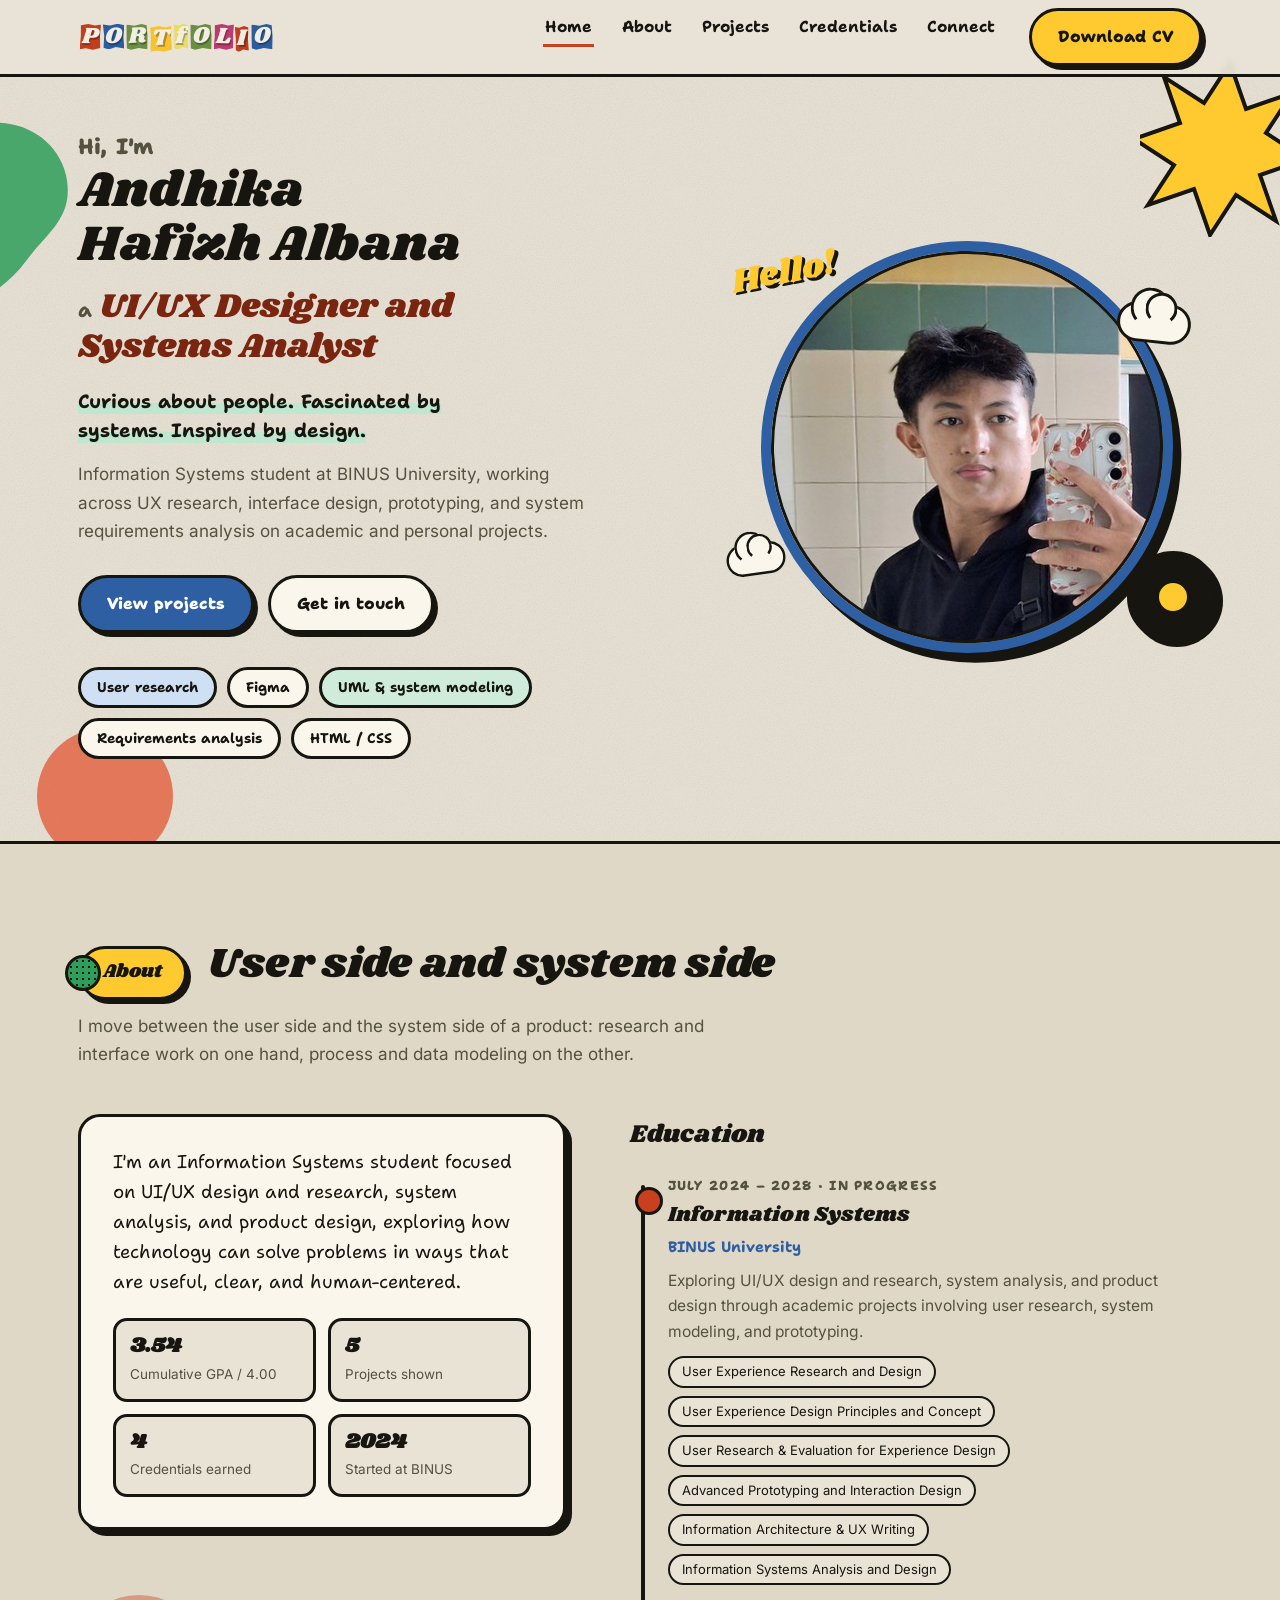
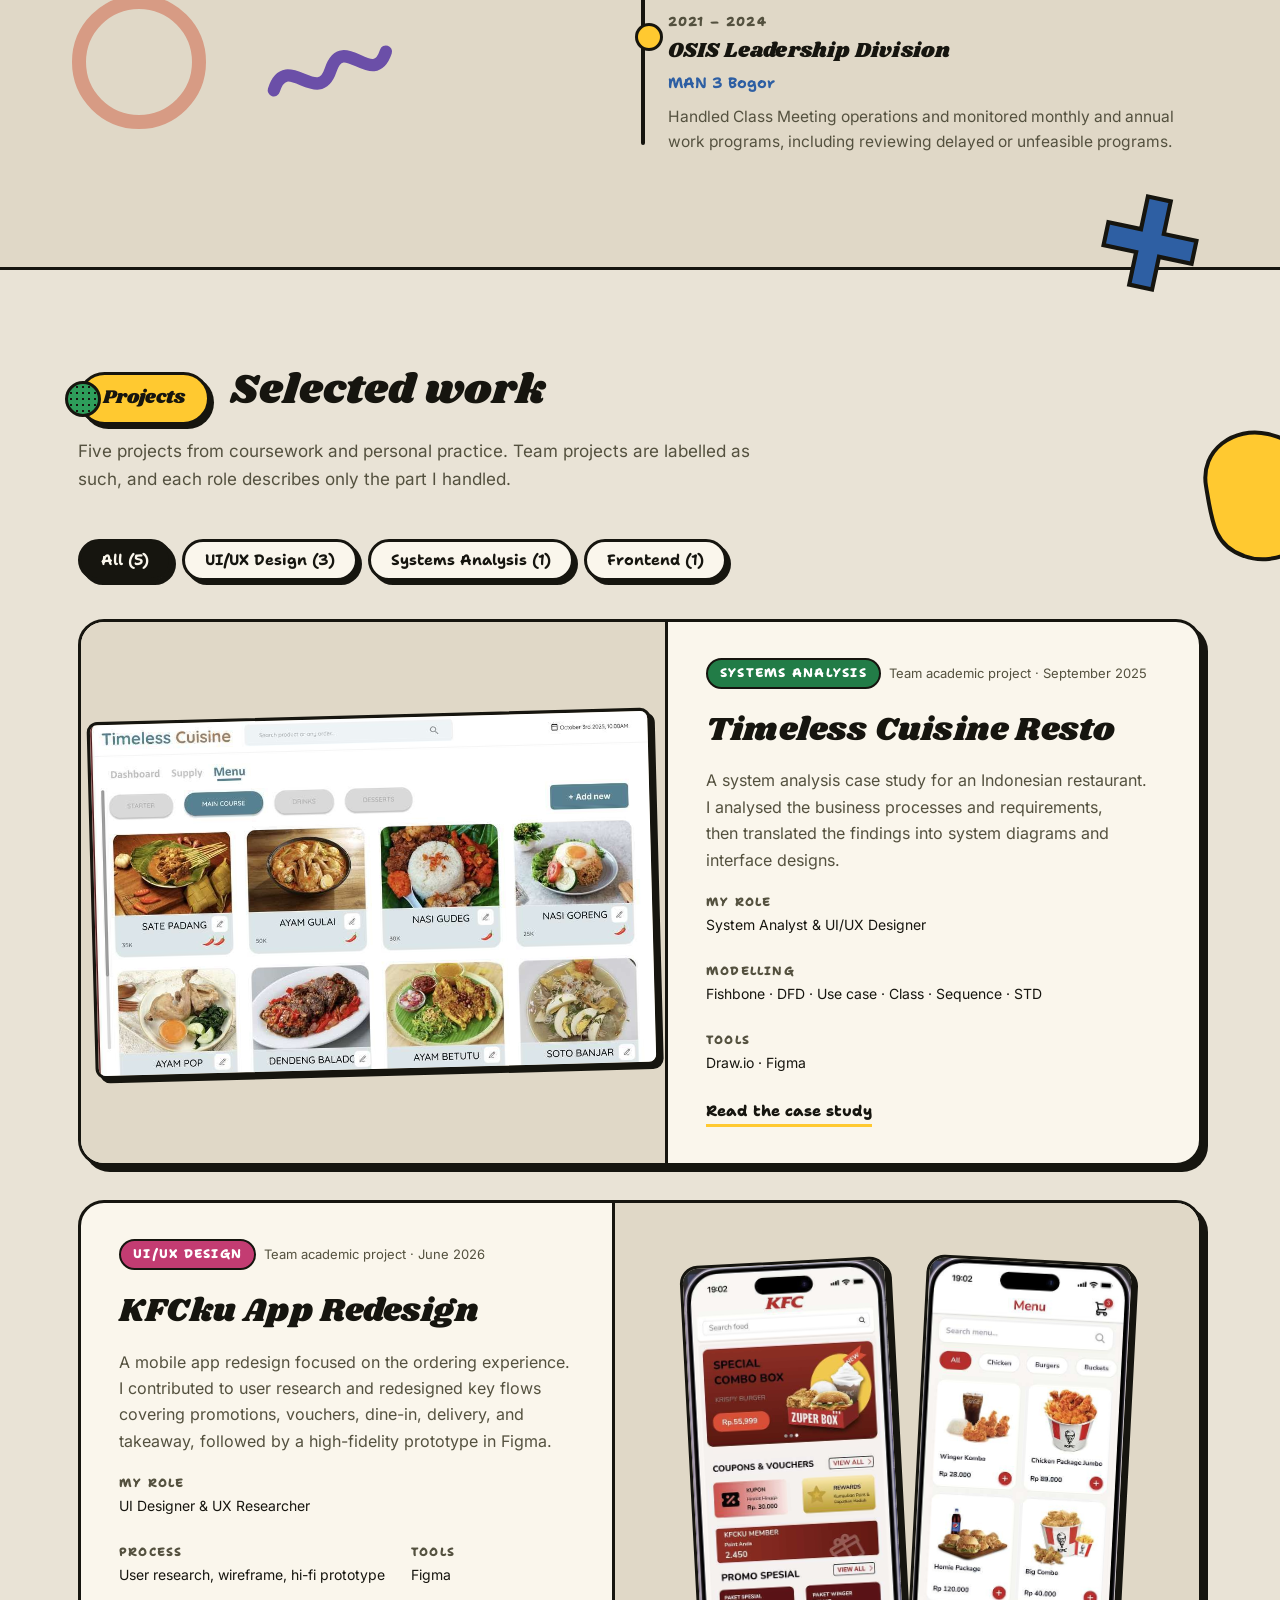
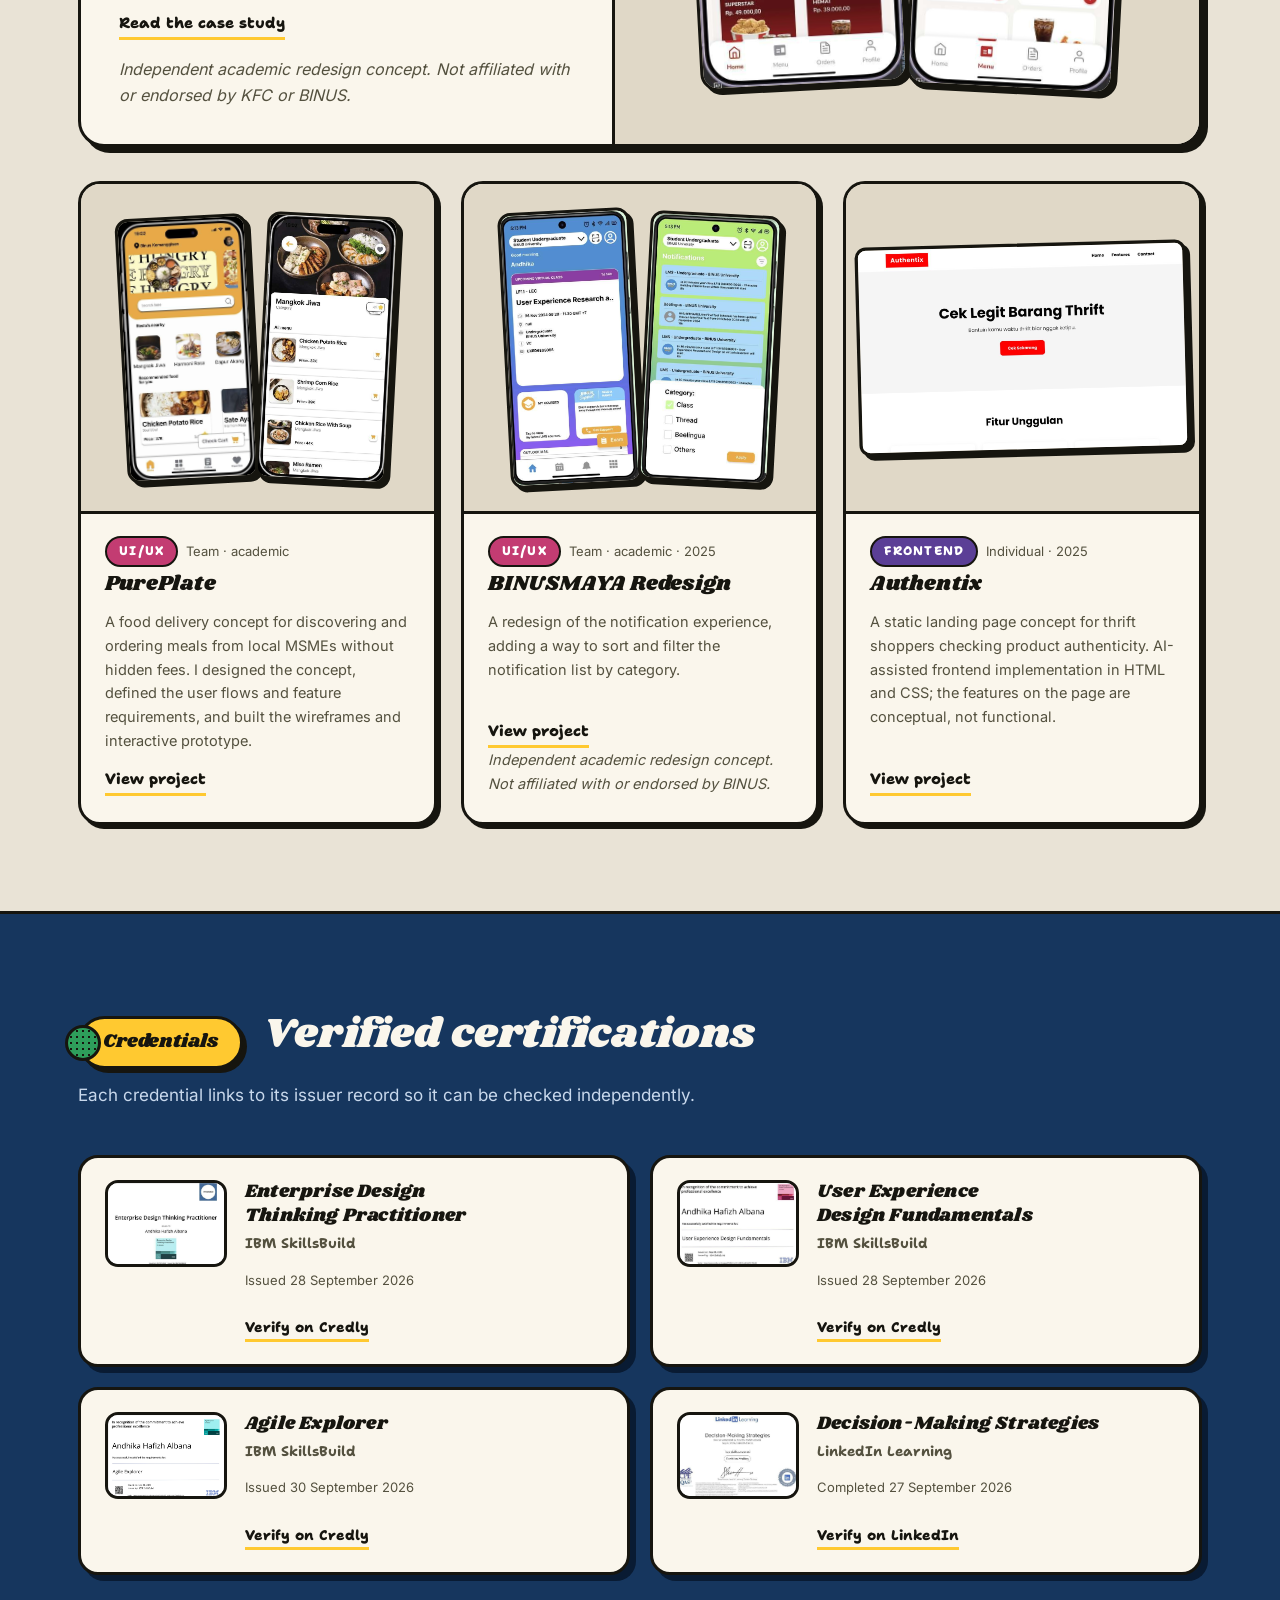
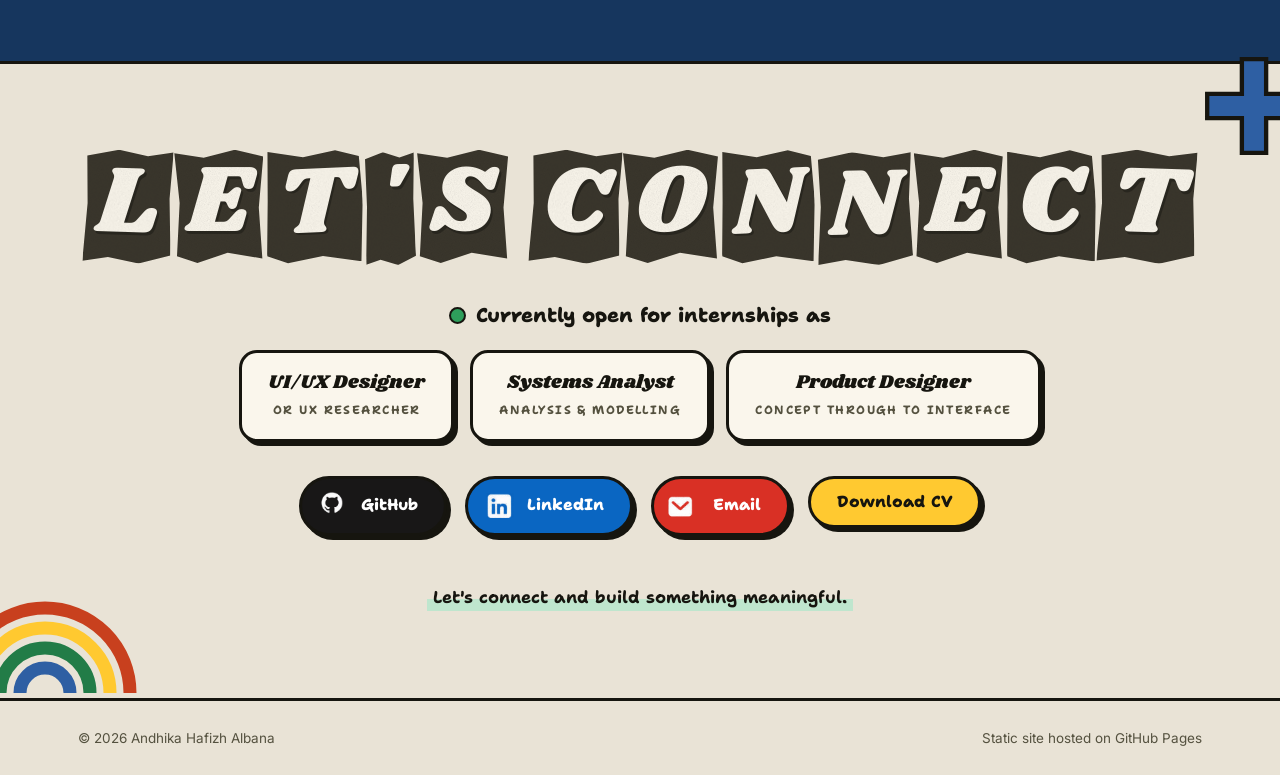
<file: index.html>
<!doctype html>
<html lang="en">
<head>
<meta charset="utf-8">
<meta name="viewport" content="width=device-width, initial-scale=1">
<title>Andhika Hafizh Albana · UI/UX Designer &amp; Systems Analyst</title>
<meta name="description" content="Portfolio of Andhika Hafizh Albana, an Information Systems student at BINUS University working across UI/UX design and research, system analysis, and product design.">
<meta name="author" content="Andhika Hafizh Albana">
<meta property="og:title" content="Andhika Hafizh Albana · UI/UX Designer &amp; Systems Analyst">
<meta property="og:description" content="Academic and personal projects across user research, interface design, and system analysis.">
<meta property="og:type" content="website">
<meta property="og:url" content="https://dhikastack.github.io/">
<meta property="og:image" content="https://dhikastack.github.io/assets/img/og-cover.jpg">
<meta property="og:image:width" content="1200">
<meta property="og:image:height" content="630">
<meta property="og:image:alt" content="The portfolio home page of Andhika Hafizh Albana.">
<meta name="twitter:card" content="summary_large_image">
<link rel="icon" type="image/png" sizes="32x32" href="assets/img/icon-32.png?v=2">
<link rel="apple-touch-icon" sizes="180x180" href="assets/img/icon-180.png?v=2">
<link rel="preload" href="assets/fonts/shrikhand-latin-400-normal.woff2" as="font" type="font/woff2" crossorigin>
<link rel="preload" href="assets/fonts/shantell-sans-latin-700-normal.woff2" as="font" type="font/woff2" crossorigin>
<link rel="stylesheet" href="assets/css/style.css?v=9">
</head>
<body>

<a class="skip" href="#main">Skip to content</a>

<header class="site-header">
 <div class="wrap nav">
  <a class="mark" href="index.html" aria-label="Portfolio home">
   <span class="torn" aria-hidden="true"><span class="word"><span class="t1 k-red">P</span><span class="t2 k-blue">O</span><span class="t3 k-green">R</span><span class="t1 k-yellow">T</span><span class="t2 k-sun">f</span><span class="t3 k-green">O</span><span class="t1 k-pink">L</span><span class="t2 k-red">I</span><span class="t3 k-blue">O</span></span></span>
  </a>
  <button class="nav-toggle" type="button" aria-expanded="false" aria-label="Open menu">
   <span></span><span></span><span></span>
  </button>
  <ul class="nav-list">
   <li><a href="#home" aria-current="page">Home</a></li>
   <li><a href="#about">About</a></li>
   <li><a href="#projects">Projects</a></li>
   <li><a href="#credentials">Credentials</a></li>
   <li><a href="#connect">Connect</a></li>
   <li class="nav-cv"><a href="assets/cv/andhika-hafizh-albana-cv.pdf?v=3" download>Download CV</a></li>
  </ul>
  <a class="btn btn-y" href="assets/cv/andhika-hafizh-albana-cv.pdf?v=3" download
     >Download CV</a>
 </div>
</header>

<main id="main">

<section class="hero" id="home" aria-labelledby="hero-title">
 <svg class="blob b-leaf" viewBox="0 0 200 220" aria-hidden="true" focusable="false"><path d="M40 10c40-14 86 6 96 48 9 42-18 56-40 86-23 31-60 52-82 34C-8 160 18 128 16 96 14 62 8 22 40 10z" fill="#2E9E5B" opacity=".85"/></svg>
 <svg class="blob badge-spin b-star" viewBox="0 0 180 180" aria-hidden="true" focusable="false"><path d="M90 6l16 46 46-16-26 40 40 26-46 16 16 46-40-26-26 40-16-46-46 16 26-40L-6 82l46-16L24 20l40 26z" fill="#FFC930" stroke="#16150F" stroke-width="4"/></svg>
 <svg class="blob b-dot" viewBox="0 0 150 150" aria-hidden="true" focusable="false"><circle cx="75" cy="75" r="68" fill="#E2512C" opacity=".72"/></svg>

 <div class="wrap hero-grid">
  <div>
   <h1 id="hero-title" class="reveal"><span class="hi">Hi, I'm </span>Andhika Hafizh Albana</h1>
   <p class="role-line reveal"><span class="lead-in">a </span>UI/UX Designer and Systems Analyst</p>

   <p class="tagline reveal"><span class="mark-sweep">Curious about people. Fascinated by systems. Inspired by design.</span></p>
   <p class="lede reveal">Information Systems student at BINUS University, working across UX research, interface design, prototyping, and system requirements analysis on academic and personal projects.</p>

   <div class="cta reveal">
    <a class="btn btn-b" href="#projects">View projects</a>
    <a class="btn" href="#connect">Get in touch</a>
   </div>

   <ul class="roles stagger">
    <li class="chip b">User research</li>
    <li class="chip">Figma</li>
    <li class="chip g">UML &amp; system modeling</li>
    <li class="chip">Requirements analysis</li>
    <li class="chip">HTML / CSS</li>
   </ul>
  </div>

  <div class="portrait reveal-tilt">
   <span class="hello" aria-hidden="true">Hello!</span>
   <div class="ring">
    <img src="assets/img/andhika.jpg"
         srcset="assets/img/andhika-sm.jpg 420w, assets/img/andhika.jpg 720w"
         sizes="(max-width:680px) 320px, 412px"
         width="720" height="720" fetchpriority="high"
         alt="Andhika Hafizh Albana, photographed in a mirror, wearing a black hoodie.">
   </div>
   <div class="cloud c1" aria-hidden="true"></div>
   <div class="cloud c2" aria-hidden="true"></div>
   <div class="vinyl" aria-hidden="true"><i></i></div>
  </div>
 </div>
</section>

<section id="about" aria-labelledby="about-title">
 <div class="wrap">
  <svg class="blob b-squig" viewBox="0 0 160 90" aria-hidden="true" focusable="false"><path d="M8 60c18-40 44 24 62-14s42 26 60-12" fill="none" stroke="#6B4FA8" stroke-width="13" stroke-linecap="round"/></svg>
  <svg class="blob b-plus" viewBox="0 0 120 120" aria-hidden="true" focusable="false"><path d="M46 6h28v40h40v28H74v40H46V74H6V46h40z" fill="#2E5FA3" stroke="#16150F" stroke-width="5"/></svg>
  <svg class="blob b-ring" viewBox="0 0 150 150" aria-hidden="true" focusable="false"><circle cx="75" cy="75" r="60" fill="none" stroke="#C8401E" stroke-width="14" opacity=".4"/></svg>
  <div class="sec-head">
   <span class="pill-label">About</span>
   <h2 id="about-title">User side and system side</h2>
  </div>
  <p class="sec-sub">I move between the user side and the system side of a product: research and interface work on one hand, process and data modeling on the other.</p>

  <div class="about-grid">
   <div class="reveal-tilt">
    <div class="paper">
     <p class="about-intro">I'm an Information Systems student focused on UI/UX design and research, system analysis, and product design, exploring how technology can solve problems in ways that are useful, clear, and human-centered.</p>
     <ul class="facts">
      <li class="fact"><b>3.54</b><span>Cumulative GPA / 4.00</span></li>
      <li class="fact"><b>5</b><span>Projects shown</span></li>
      <li class="fact"><b>4</b><span>Credentials earned</span></li>
      <li class="fact"><b>2024</b><span>Started at BINUS</span></li>
     </ul>
    </div>
   </div>

   <div>
    <h3 class="tl-head reveal">Education</h3>
    <ol class="tl">
     <li class="now reveal">
      <p class="yr">July 2024 – 2028 · In progress</p>
      <h3>Information Systems</h3>
      <p class="org">BINUS University</p>
      <p>Exploring UI/UX design and research, system analysis, and product design through academic projects involving user research, system modeling, and prototyping.</p>
      <ul class="course">
       <li>User Experience Research and Design</li><li>User Experience Design Principles and Concept</li><li>User Research &amp; Evaluation for Experience Design</li><li>Advanced Prototyping and Interaction Design</li><li>Information Architecture &amp; UX Writing</li><li>Information Systems Analysis and Design</li>
      </ul>
     </li>
     <li class="reveal">
      <p class="yr">2021 – 2024</p>
      <h3>OSIS Leadership Division</h3>
      <p class="org">MAN 3 Bogor</p>
      <p>Handled Class Meeting operations and monitored monthly and annual work programs, including reviewing delayed or unfeasible programs.</p>
     </li>
    </ol>
</div>
  </div>
 </div>
</section>

<section id="projects" aria-labelledby="projects-title">
 <svg class="blob b-proj" viewBox="0 0 150 150" aria-hidden="true" focusable="false"><path d="M22 66C16 30 50 6 84 14c38 9 64 42 56 78-7 34-48 56-80 44C30 126 28 102 22 66z" fill="#FFC930" stroke="#16150F" stroke-width="4"/></svg>

 <div class="wrap">
  <div class="sec-head">
   <span class="pill-label">Projects</span>
   <h2 id="projects-title">Selected work</h2>
  </div>
  <p class="sec-sub">Five projects from coursework and personal practice. Team projects are labelled as such, and each role describes only the part I handled.</p>

  <div class="filters" role="group" aria-label="Filter projects by discipline">
   <button type="button" data-filter="all" aria-pressed="true">All (5)</button>
   <button type="button" data-filter="ux" aria-pressed="false">UI/UX Design (3)</button>
   <button type="button" data-filter="sa" aria-pressed="false">Systems Analysis (1)</button>
   <button type="button" data-filter="fe" aria-pressed="false">Frontend (1)</button>
  </div>
  <p id="filter-status" class="vh" role="status" aria-live="polite">5 projects shown</p>

  <article class="feat reveal-tilt" data-cat="sa">
   <div class="cover cover--wide">
    <img src="assets/img/projects/timeless-1.jpg" width="1062" height="668" loading="lazy"
         alt="Timeless Cuisine menu management screen showing dishes grouped under a Main Course tab with prices.">
   </div>
   <div class="feat-body">
    <p class="ptag"><em class="sa">Systems Analysis</em><small>Team academic project · September 2025</small></p>
    <h3>Timeless Cuisine Resto</h3>
    <p>A system analysis case study for an Indonesian restaurant. I analysed the business processes and requirements, then translated the findings into system diagrams and interface designs.</p>
    <ul class="meta">
     <li><b>My role</b>System Analyst &amp; UI/UX Designer</li>
     <li><b>Modelling</b>Fishbone · DFD · Use case · Class · Sequence · STD</li>
     <li><b>Tools</b>Draw.io · Figma</li>
    </ul>
    <a class="more" href="projects/timeless-cuisine.html">Read the case study</a>
   </div>
  </article>

  <article class="feat rev reveal-tilt" data-cat="ux">
   <div class="cover cover--phones">
    <img src="assets/img/projects/kfcku-1.jpg" width="452" height="939" loading="lazy"
         alt="KFCku home screen with a special combo box banner, a coupons and vouchers row, and a member points card.">
    <img src="assets/img/projects/kfcku-2.jpg" width="443" height="931" loading="lazy"
         alt="KFCku menu screen with category filters for chicken, burgers and buckets above a grid of items and prices.">
   </div>
   <div class="feat-body">
    <p class="ptag"><em class="ux">UI/UX Design</em><small>Team academic project · June 2026</small></p>
    <h3>KFCku App Redesign</h3>
    <p>A mobile app redesign focused on the ordering experience. I contributed to user research and redesigned key flows covering promotions, vouchers, dine-in, delivery, and takeaway, followed by a high-fidelity prototype in Figma.</p>
    <ul class="meta">
     <li><b>My role</b>UI Designer &amp; UX Researcher</li>
     <li><b>Process</b>User research, wireframe, hi-fi prototype</li>
     <li><b>Tools</b>Figma</li>
    </ul>
    <a class="more" href="projects/kfcku-redesign.html">Read the case study</a>
    <p class="disc">Independent academic redesign concept. Not affiliated with or endorsed by KFC or BINUS.</p>
   </div>
  </article>

  <div class="grid3">
   <article class="card" data-cat="ux">
    <div class="cover cover--phones">
     <img src="assets/img/projects/pureplate-1.jpg" width="509" height="1045" loading="lazy"
          alt="PurePlate home screen showing nearby restaurants and a recommended food carousel.">
     <img src="assets/img/projects/pureplate-2.jpg" width="496" height="1031" loading="lazy"
          alt="PurePlate restaurant page listing dishes from Mangkok Jiwa with prices and add-to-cart buttons.">
    </div>
    <div class="card-body">
     <p class="ptag"><em class="ux">UI/UX</em><small>Team · academic</small></p>
     <h3>PurePlate</h3>
     <p>A food delivery concept for discovering and ordering meals from local MSMEs without hidden fees. I designed the concept, defined the user flows and feature requirements, and built the wireframes and interactive prototype.</p>
     <a class="more" href="projects/pureplate.html">View project</a>
    </div>
   </article>

   <article class="card" data-cat="ux">
    <div class="cover cover--phones">
     <img src="assets/img/projects/binusmaya-1.jpg" width="442" height="947" loading="lazy"
          alt="BINUSMAYA home screen with an upcoming virtual class card, a my courses tile and a support tile.">
     <img src="assets/img/projects/binusmaya-2.jpg" width="450" height="942" loading="lazy"
          alt="BINUSMAYA notifications screen with the category filter open, offering Class, Thread, Beelingua and Others.">
    </div>
    <div class="card-body">
     <p class="ptag"><em class="ux">UI/UX</em><small>Team · academic · 2025</small></p>
     <h3>BINUSMAYA Redesign</h3>
     <p>A redesign of the notification experience, adding a way to sort and filter the notification list by category.</p>
     <a class="more" href="projects/binusmaya-redesign.html">View project</a>
     <p class="disc">Independent academic redesign concept. Not affiliated with or endorsed by BINUS.</p>
    </div>
   </article>

   <article class="card" data-cat="fe">
    <div class="cover cover--wide">
     <img src="assets/img/projects/authentix-1.jpg" width="1200" height="750" loading="lazy"
          alt="The Authentix landing page: a hero headline over a feature row covering QR scanning, authenticity education and safe thrifting tips.">
    </div>
    <div class="card-body">
     <p class="ptag"><em class="fe">Frontend</em><small>Individual · 2025</small></p>
     <h3>Authentix</h3>
     <p>A static landing page concept for thrift shoppers checking product authenticity. AI-assisted frontend implementation in HTML and CSS; the features on the page are conceptual, not functional.</p>
     <a class="more" href="projects/authentix.html">View project</a>
    </div>
   </article>
  </div>
 </div>
</section>

<section id="credentials" aria-labelledby="credentials-title">
 <div class="wrap">
  <div class="sec-head">
   <span class="pill-label">Credentials</span>
   <h2 id="credentials-title">Verified certifications</h2>
  </div>
  <p class="sec-sub">Each credential links to its issuer record so it can be checked independently.</p>

  <ul class="creds stagger">
   <li class="cred">
    <figure class="cred-shot"><img src="assets/img/certs/edtp.jpg" width="733" height="531" loading="lazy"
         alt="IBM SkillsBuild certificate: Enterprise Design Thinking Practitioner, issued to Andhika Hafizh Albana."></figure>
    <div class="cred-body">
     <h3>Enterprise Design Thinking Practitioner</h3>
     <p class="iss">IBM SkillsBuild</p>
     <p class="dt">Issued 28 September 2026</p>
     <a class="verify" href="https://www.credly.com/go/TvAh3Hjt" rel="noopener">Verify on Credly</a>
    </div>
   </li>
   <li class="cred">
    <figure class="cred-shot"><img src="assets/img/certs/ux-fundamentals.jpg" width="727" height="495" loading="lazy"
         alt="IBM SkillsBuild certificate: User Experience Design Fundamentals, issued to Andhika Hafizh Albana."></figure>
    <div class="cred-body">
     <h3>User Experience Design Fundamentals</h3>
     <p class="iss">IBM SkillsBuild</p>
     <p class="dt">Issued 28 September 2026</p>
     <a class="verify" href="https://www.credly.com/badges/ffc6f822-d315-4248-9cbd-0bb101f62e60" rel="noopener">Verify on Credly</a>
    </div>
   </li>
   <li class="cred">
    <figure class="cred-shot"><img src="assets/img/certs/agile-explorer.jpg" width="1777" height="1410" loading="lazy"
         alt="IBM SkillsBuild certificate: Agile Explorer, issued to Andhika Hafizh Albana on 30 September 2026."></figure>
    <div class="cred-body">
     <h3>Agile Explorer</h3>
     <p class="iss">IBM SkillsBuild</p>
     <p class="dt">Issued 30 September 2026</p>
     <a class="verify" href="https://www.credly.com/badges/3ee52266-c0f9-449b-b1ad-f3de8fa5c2ce" rel="noopener">Verify on Credly</a>

    </div>
   </li>
   <li class="cred">
    <figure class="cred-shot"><img src="assets/img/certs/decision-making.jpg" width="715" height="434" loading="lazy"
         alt="LinkedIn Learning certificate of completion: Decision-Making Strategies, completed by Andhika Hafizh albana."></figure>
    <div class="cred-body">
     <h3>Decision-Making Strategies</h3>
     <p class="iss">LinkedIn Learning</p>
     <p class="dt">Completed 27 September 2026</p>
     <a class="verify" href="https://www.linkedin.com/learning/certificates/3ed2ea357ffa53d1f82baef5042bb5769524df1c4068751bf1b58841d0f77cf4" rel="noopener">Verify on LinkedIn</a>
</div>
   </li>
  </ul>
 </div>
</section>

<section id="connect" aria-labelledby="connect-title">
 <svg class="blob rainbow b-rain" viewBox="0 0 190 120" aria-hidden="true" focusable="false"><g fill="none" stroke-width="13"><path d="M10 115a85 85 0 0 1 170 0" stroke="#C8401E"/><path d="M30 115a65 65 0 0 1 130 0" stroke="#FFC930"/><path d="M50 115a45 45 0 0 1 90 0" stroke="#227C47"/><path d="M70 115a25 25 0 0 1 50 0" stroke="#2E5FA3"/></g></svg>
 <svg class="blob b-sun" viewBox="0 0 120 120" aria-hidden="true" focusable="false"><path d="M46 6h28v40h40v28H74v40H46V74H6V46h40z" fill="#2E5FA3" stroke="#16150F" stroke-width="5"/></svg>

 <div class="wrap">
  <h2 id="connect-title" class="vh">Connect</h2>
  <p class="torn hoverable" aria-label="Let's connect" role="img">
   <span class="word"><span class="t1 k-ink">L</span><span class="t2 k-ink">E</span><span class="t3 k-ink">T</span><span class="t1 k-ink">'</span><span class="t2 k-ink">S</span></span>
   <span class="word"><span class="t1 k-ink">C</span><span class="t2 k-ink">O</span><span class="t3 k-ink">N</span><span class="t1 k-ink">N</span><span class="t2 k-ink">E</span><span class="t3 k-ink">C</span><span class="t1 k-ink">T</span></span>
  </p>

  <p class="open-head">Currently open for internships as</p>
  <ul class="open-roles stagger">
   <li><b>UI/UX Designer</b><span>or UX Researcher</span></li>
   <li><b>Systems Analyst</b><span>Analysis &amp; modelling</span></li>
   <li><b>Product Designer</b><span>Concept through to interface</span></li>
  </ul>

  <ul class="links">
   <li><a class="link l-gh" href="https://github.com/dhikastack" rel="noopener"><span class="ico"><img src="assets/img/icons/github.png" alt="" width="96" height="75"></span>GitHub</a></li>
   <li><a class="link l-li" href="https://www.linkedin.com/in/andhikahafizhalbana/" rel="noopener"><span class="ico"><img src="assets/img/icons/linkedin.png" alt="" width="96" height="75"></span>LinkedIn</a></li>
   <li><a class="link l-gm" href="mailto:andhikahafizhalbana@gmail.com"><span class="ico"><img src="assets/img/icons/email.png" alt="" width="96" height="75"></span>Email</a></li>
   <li><a class="link l-cv" href="assets/cv/andhika-hafizh-albana-cv.pdf?v=3" download>Download CV</a></li>
  </ul>

  <p class="closing">Let's connect and build something meaningful.</p>
 </div>
</section>

</main>

<footer class="site-footer">
 <div class="wrap foot">
  <span>© 2026 Andhika Hafizh Albana</span>
  <span>Static site hosted on GitHub Pages</span>
 </div>
</footer>

<script src="assets/js/main.js?v=4" defer></script>
</body>
</html>
</file>
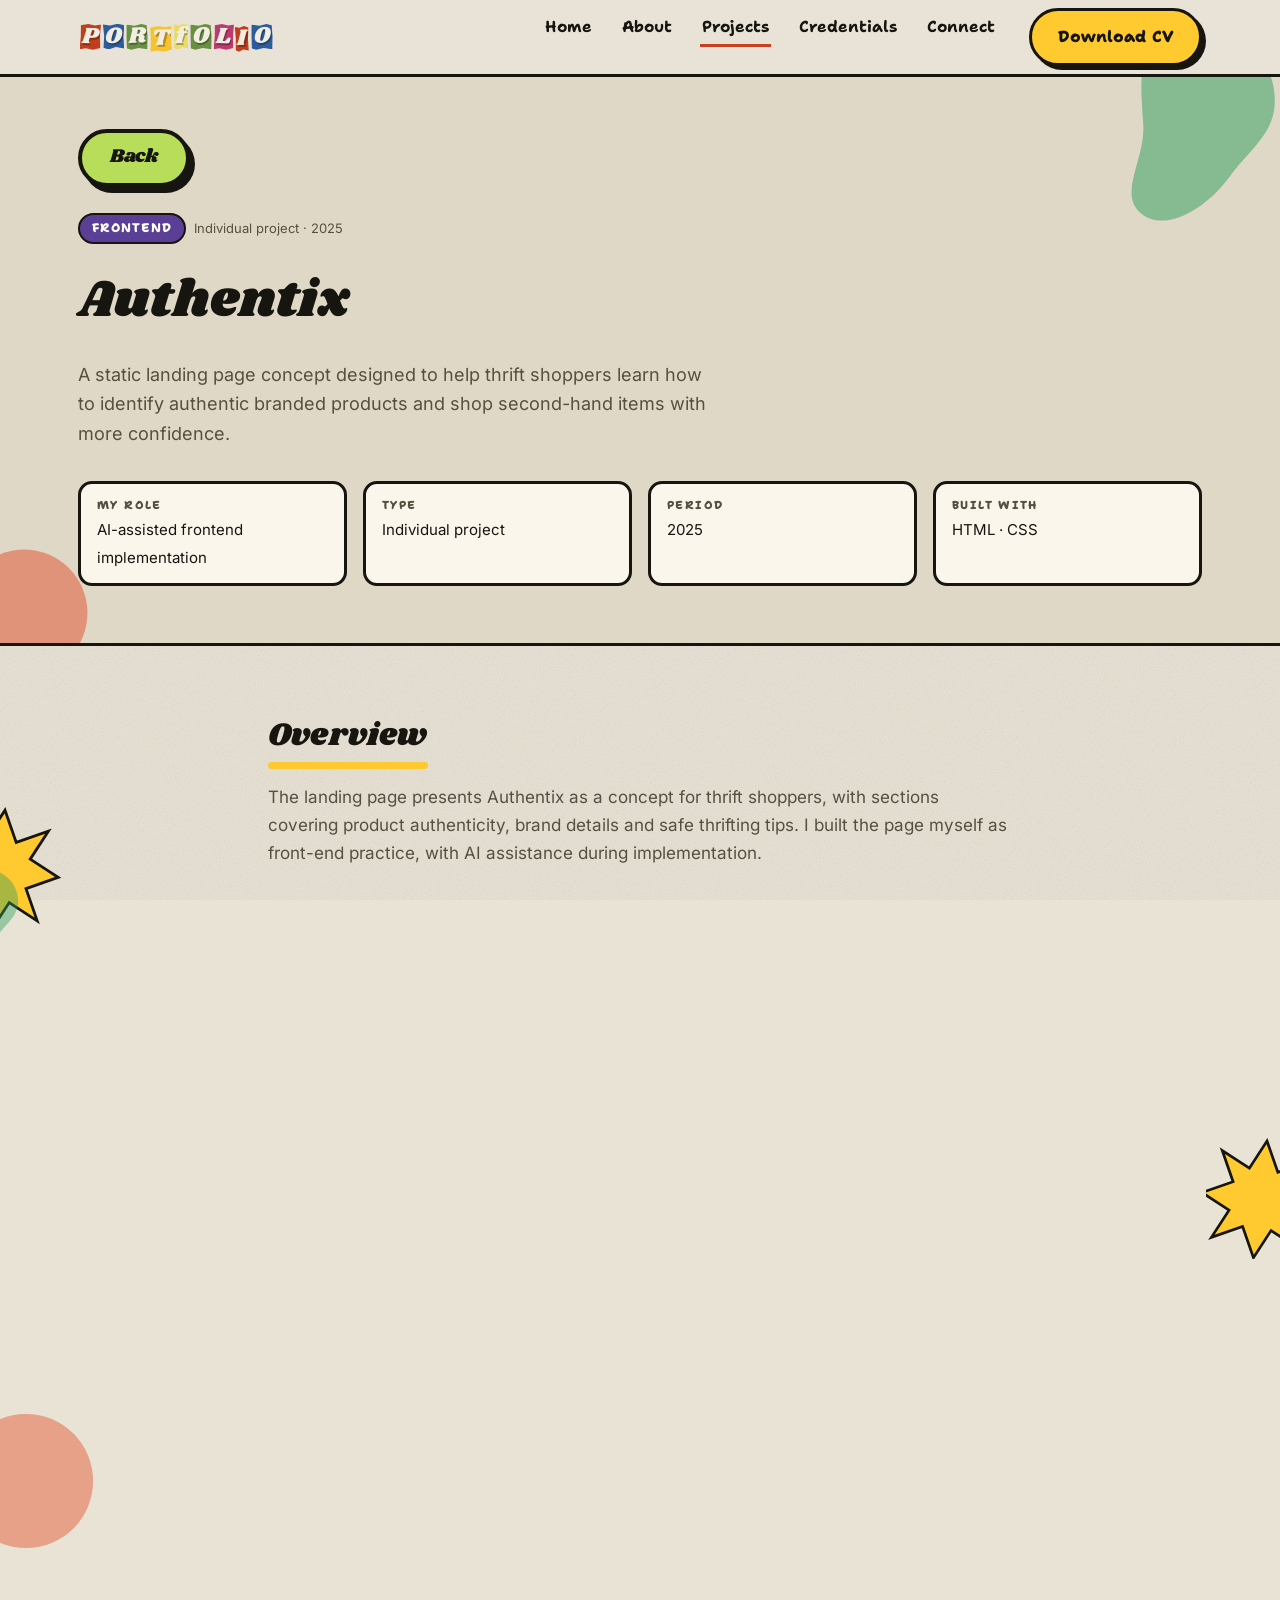
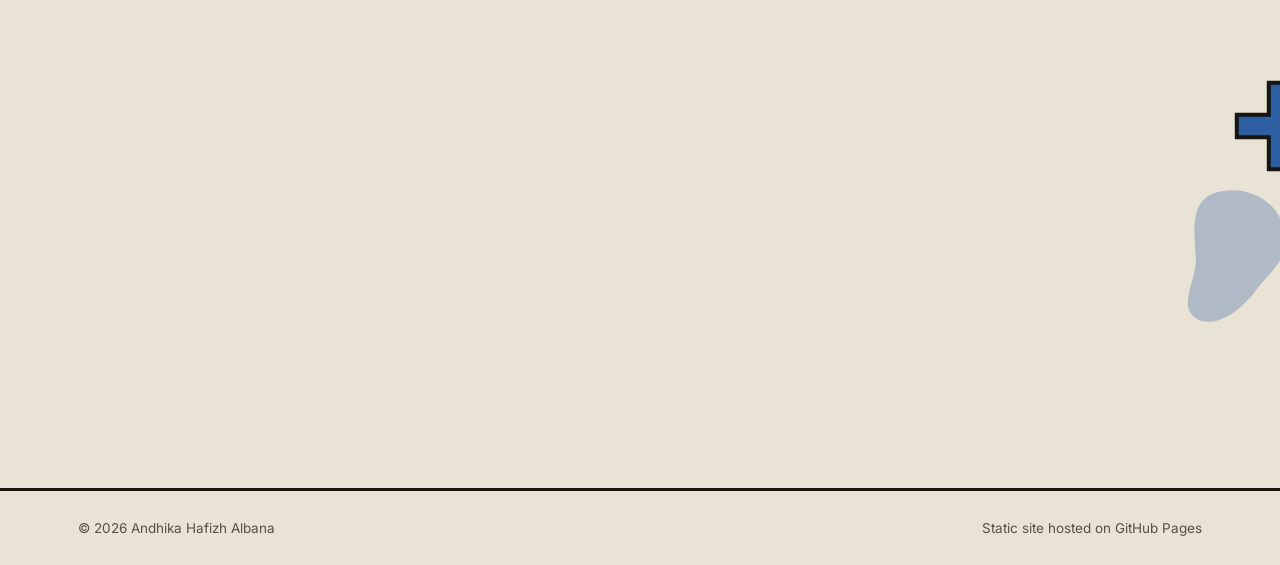
<file: projects/authentix.html>
<!doctype html>
<html lang="en">
<head>
<meta charset="utf-8">
<meta name="viewport" content="width=device-width, initial-scale=1">
<title>Authentix · Andhika Hafizh Albana</title>
<meta name="description" content="A static landing page concept helping thrift shoppers identify authentic branded products, built in HTML and CSS.">
<link rel="icon" type="image/png" sizes="32x32" href="../assets/img/icon-32.png?v=2">
<link rel="apple-touch-icon" sizes="180x180" href="../assets/img/icon-180.png?v=2">
<link rel="stylesheet" href="../assets/css/style.css?v=9">
</head>
<body>
<a class="skip" href="#main">Skip to content</a>

<header class="site-header">
 <div class="wrap nav">
  <a class="mark" href="../index.html" aria-label="Portfolio home">
   <span class="torn" aria-hidden="true"><span class="word"><span class="t1 k-red">P</span><span class="t2 k-blue">O</span><span class="t3 k-green">R</span><span class="t1 k-yellow">T</span><span class="t2 k-sun">f</span><span class="t3 k-green">O</span><span class="t1 k-pink">L</span><span class="t2 k-red">I</span><span class="t3 k-blue">O</span></span></span>
  </a>
  <button class="nav-toggle" type="button" aria-expanded="false" aria-label="Open menu"><span></span><span></span><span></span></button>
  <ul class="nav-list">
   <li><a href="../index.html#home">Home</a></li>
   <li><a href="../index.html#about">About</a></li>
   <li><a href="../index.html#projects" aria-current="page">Projects</a></li>
   <li><a href="../index.html#credentials">Credentials</a></li>
   <li><a href="../index.html#connect">Connect</a></li>
   <li class="nav-cv"><a href="../assets/cv/andhika-hafizh-albana-cv.pdf?v=3" download>Download CV</a></li>
  </ul>
  <a class="btn btn-y" href="../assets/cv/andhika-hafizh-albana-cv.pdf?v=3" download>Download CV</a>
 </div>
</header>

<main id="main">
<div class="cs-head">
 <div class="wrap">
  <a class="back" href="../index.html#projects">Back</a>
  <p class="ptag"><em class="fe">Frontend</em><small>Individual project · 2025</small></p>
  <h1>Authentix</h1>
  <p class="lede">A static landing page concept designed to help thrift shoppers learn how to identify authentic branded products and shop second-hand items with more confidence.</p>
  <ul class="cs-meta">
   <li><b>My role</b><span>AI-assisted frontend implementation</span></li>
   <li><b>Type</b><span>Individual project</span></li>
   <li><b>Period</b><span>2025</span></li>
   <li><b>Built with</b><span>HTML · CSS</span></li>
  </ul>
 </div>
</div>

<div class="cs-body">
 <div class="wrap wrap-narrow">

  <h2>Overview</h2>
  <p>The landing page presents Authentix as a concept for thrift shoppers, with sections covering product authenticity, brand details and safe thrifting tips. I built the page myself as front-end practice, with AI assistance during implementation.</p>

  <h2>Sections on the page</h2>
  <ul>
   <li>QR and barcode verification concept.</li>
   <li>Authenticity education.</li>
   <li>Safe thrifting tips.</li>
  </ul>

  <h2>Scope</h2>
  <div class="callout">
   <p>This project explores the visual design and presentation of an authenticity-checking concept. The features shown on the page are conceptual and are <strong>not functional</strong>: there is no scanner, no database and no back end behind them.</p>
  </div>

  <h2>What it practised</h2>
  <p>Page structure in semantic HTML, layout and type in hand-written CSS, and a single-page composition with a hero, a feature section and a footer.</p>

<h2>Evidence</h2>
  <p>The screenshot on this site was rendered from the source files below, not drawn as a mockup:</p>
  <ul>
   <li><a href="https://github.com/dhikastack/Authentix/blob/main/index.html" rel="noopener">index.html</a>, the page markup</li>
   <li><a href="https://github.com/dhikastack/Authentix/blob/main/style.css" rel="noopener">style.css</a>, the hand-written stylesheet</li>
   <li><a href="https://github.com/dhikastack/Authentix" rel="noopener">Repository</a></li>
  </ul>

  <p class="mt-xl"><a class="back back--bottom" href="../index.html#projects">Back to all projects</a></p>
 </div>
</div>
</main>

<footer class="site-footer">
 <div class="wrap foot"><span>© 2026 Andhika Hafizh Albana</span><span>Static site hosted on GitHub Pages</span></div>
</footer>

<script src="../assets/js/main.js?v=4" defer></script>
</body>
</html>
</file>
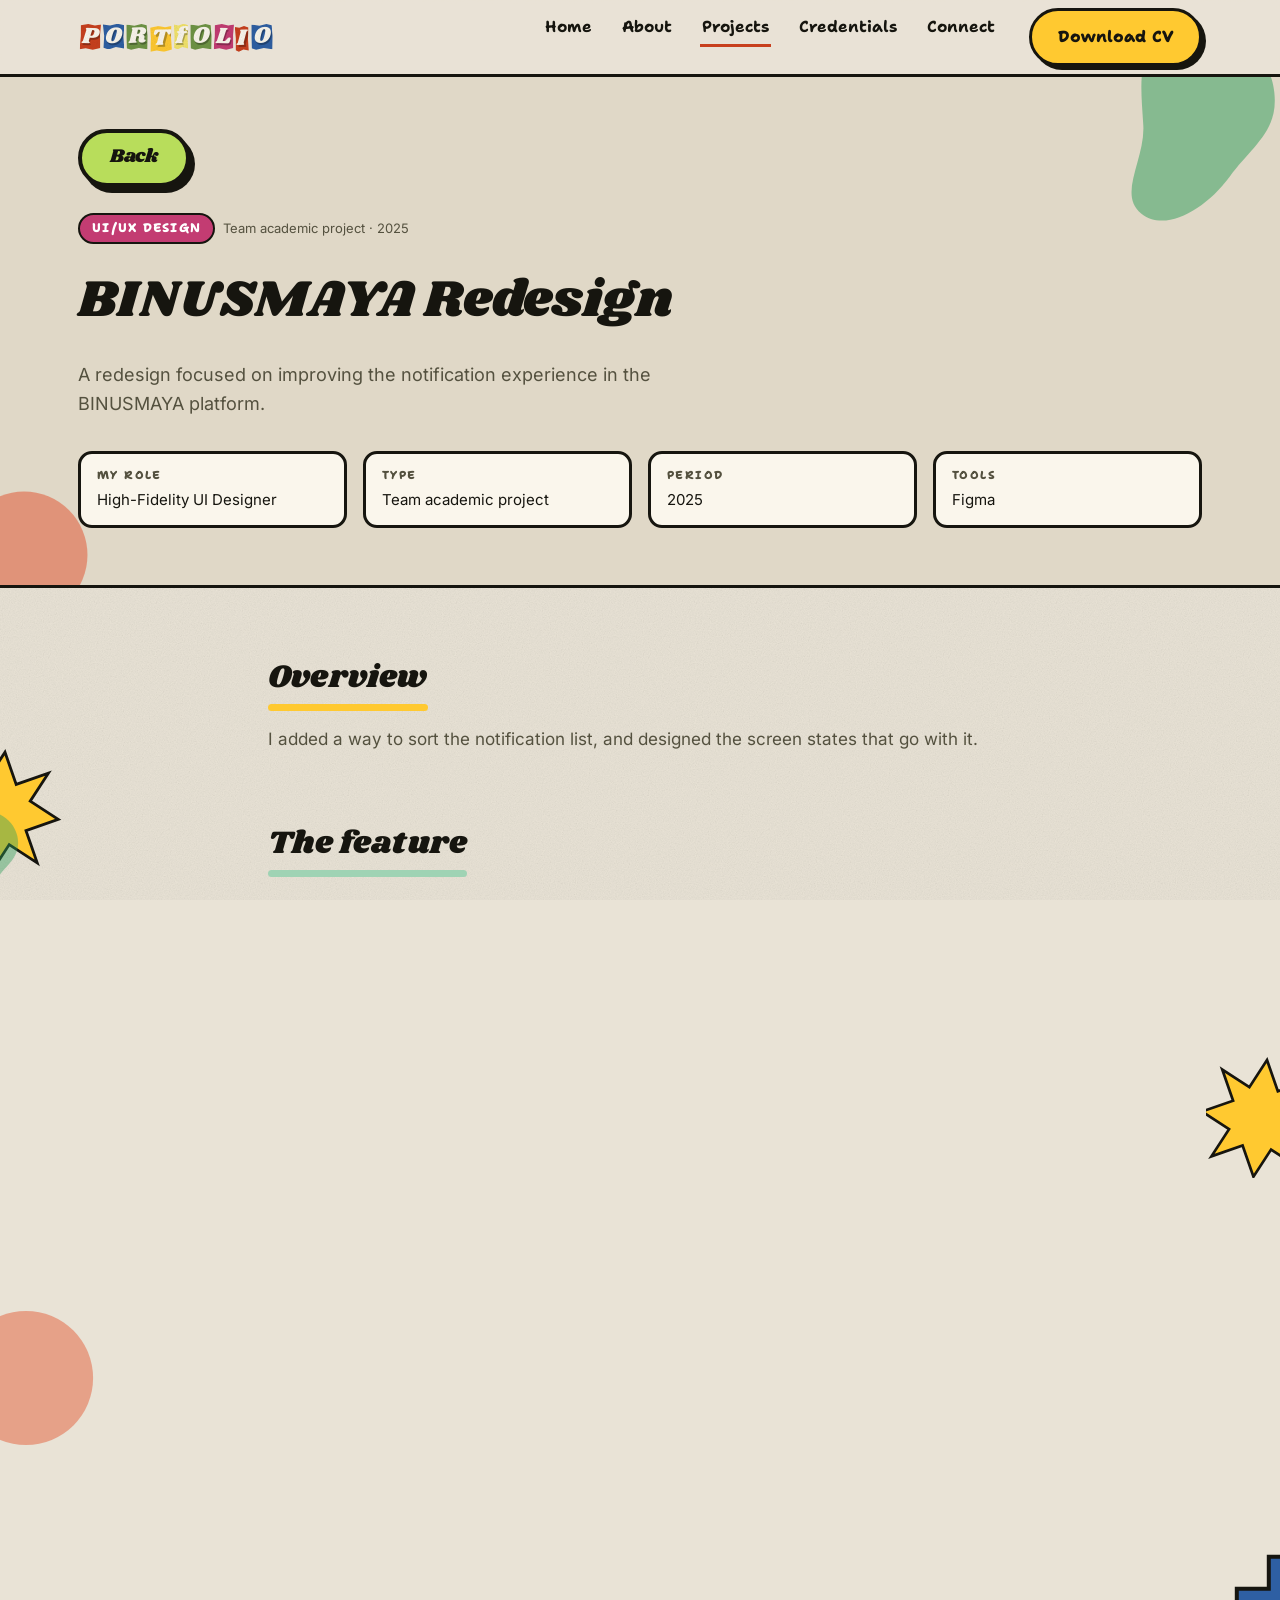
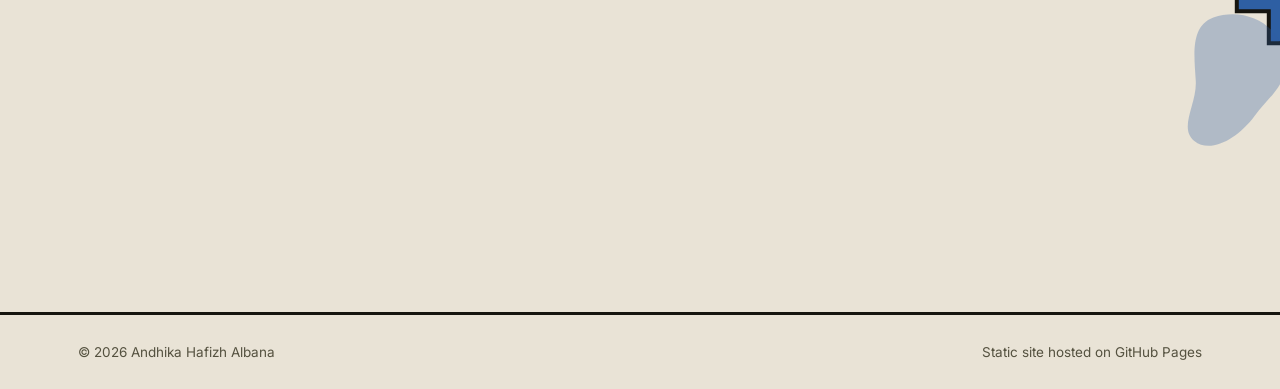
<file: projects/binusmaya-redesign.html>
<!doctype html>
<html lang="en">
<head>
<meta charset="utf-8">
<meta name="viewport" content="width=device-width, initial-scale=1">
<title>BINUSMAYA Redesign · Andhika Hafizh Albana</title>
<meta name="description" content="A redesign of the BINUSMAYA notification experience, adding a way to sort and filter the notification list by category.">
<link rel="icon" type="image/png" sizes="32x32" href="../assets/img/icon-32.png?v=2">
<link rel="apple-touch-icon" sizes="180x180" href="../assets/img/icon-180.png?v=2">
<link rel="stylesheet" href="../assets/css/style.css?v=9">
</head>
<body>
<a class="skip" href="#main">Skip to content</a>

<header class="site-header">
 <div class="wrap nav">
  <a class="mark" href="../index.html" aria-label="Portfolio home">
   <span class="torn" aria-hidden="true"><span class="word"><span class="t1 k-red">P</span><span class="t2 k-blue">O</span><span class="t3 k-green">R</span><span class="t1 k-yellow">T</span><span class="t2 k-sun">f</span><span class="t3 k-green">O</span><span class="t1 k-pink">L</span><span class="t2 k-red">I</span><span class="t3 k-blue">O</span></span></span>
  </a>
  <button class="nav-toggle" type="button" aria-expanded="false" aria-label="Open menu"><span></span><span></span><span></span></button>
  <ul class="nav-list">
   <li><a href="../index.html#home">Home</a></li>
   <li><a href="../index.html#about">About</a></li>
   <li><a href="../index.html#projects" aria-current="page">Projects</a></li>
   <li><a href="../index.html#credentials">Credentials</a></li>
   <li><a href="../index.html#connect">Connect</a></li>
   <li class="nav-cv"><a href="../assets/cv/andhika-hafizh-albana-cv.pdf?v=3" download>Download CV</a></li>
  </ul>
  <a class="btn btn-y" href="../assets/cv/andhika-hafizh-albana-cv.pdf?v=3" download>Download CV</a>
 </div>
</header>

<main id="main">
<div class="cs-head">
 <div class="wrap">
  <a class="back" href="../index.html#projects">Back</a>
  <p class="ptag"><em class="ux">UI/UX Design</em><small>Team academic project · 2025</small></p>
  <h1>BINUSMAYA Redesign</h1>
  <p class="lede">A redesign focused on improving the notification experience in the BINUSMAYA platform.</p>
  <ul class="cs-meta">
   <li><b>My role</b><span>High-Fidelity UI Designer</span></li>
   <li><b>Type</b><span>Team academic project</span></li>
   <li><b>Period</b><span>2025</span></li>
   <li><b>Tools</b><span>Figma</span></li>
  </ul>
 </div>
</div>

<div class="cs-body">
 <div class="wrap wrap-narrow">

  <h2>Overview</h2>
  <p>I added a way to sort the notification list, and designed the screen states that go with it.</p>

  <h2>The feature</h2>
  <p>The redesigned notification screen introduces a category filter so a student can narrow a long, mixed list down to the notifications they are actually looking for. The prototype covers these categories:</p>
  <ul>
   <li>Class</li>
   <li>Thread</li>
   <li>Beelingua</li>
   <li>Others</li>
  </ul>
  <p>The prototype also handles the empty case, showing a clear message when a selected category has nothing in it.</p>

  <h2>My contribution</h2>
  <p>High-fidelity UI design for the redesigned notification list and its filter.</p>

<h2>Evidence</h2>
  <p>This project has no README, so the files in the repository are the record:</p>
  <ul>
   <li><a href="https://github.com/dhikastack/Redesign-Notification-Binusmaya-App/blob/main/Figma%20preview.png" rel="noopener">Figma preview image</a>, showing the full screen flow including the filter states</li>
   <li><a href="https://github.com/dhikastack/Redesign-Notification-Binusmaya-App/blob/main/Redesign%20Binusmaya.pdf" rel="noopener">Redesign PDF</a></li>
   <li><a href="https://github.com/dhikastack/Redesign-Notification-Binusmaya-App/blob/main/Prototype%20LMS%20Binusmaya.zip" rel="noopener">Prototype archive</a></li>
   <li><a href="https://github.com/dhikastack/Redesign-Notification-Binusmaya-App" rel="noopener">Repository</a></li>
  </ul>

  <p class="disc">Independent academic redesign concept. Not affiliated with or endorsed by BINUS.</p>

  <p class="mt-xl"><a class="back back--bottom" href="../index.html#projects">Back to all projects</a></p>
 </div>
</div>
</main>

<footer class="site-footer">
 <div class="wrap foot"><span>© 2026 Andhika Hafizh Albana</span><span>Static site hosted on GitHub Pages</span></div>
</footer>

<script src="../assets/js/main.js?v=4" defer></script>
</body>
</html>
</file>
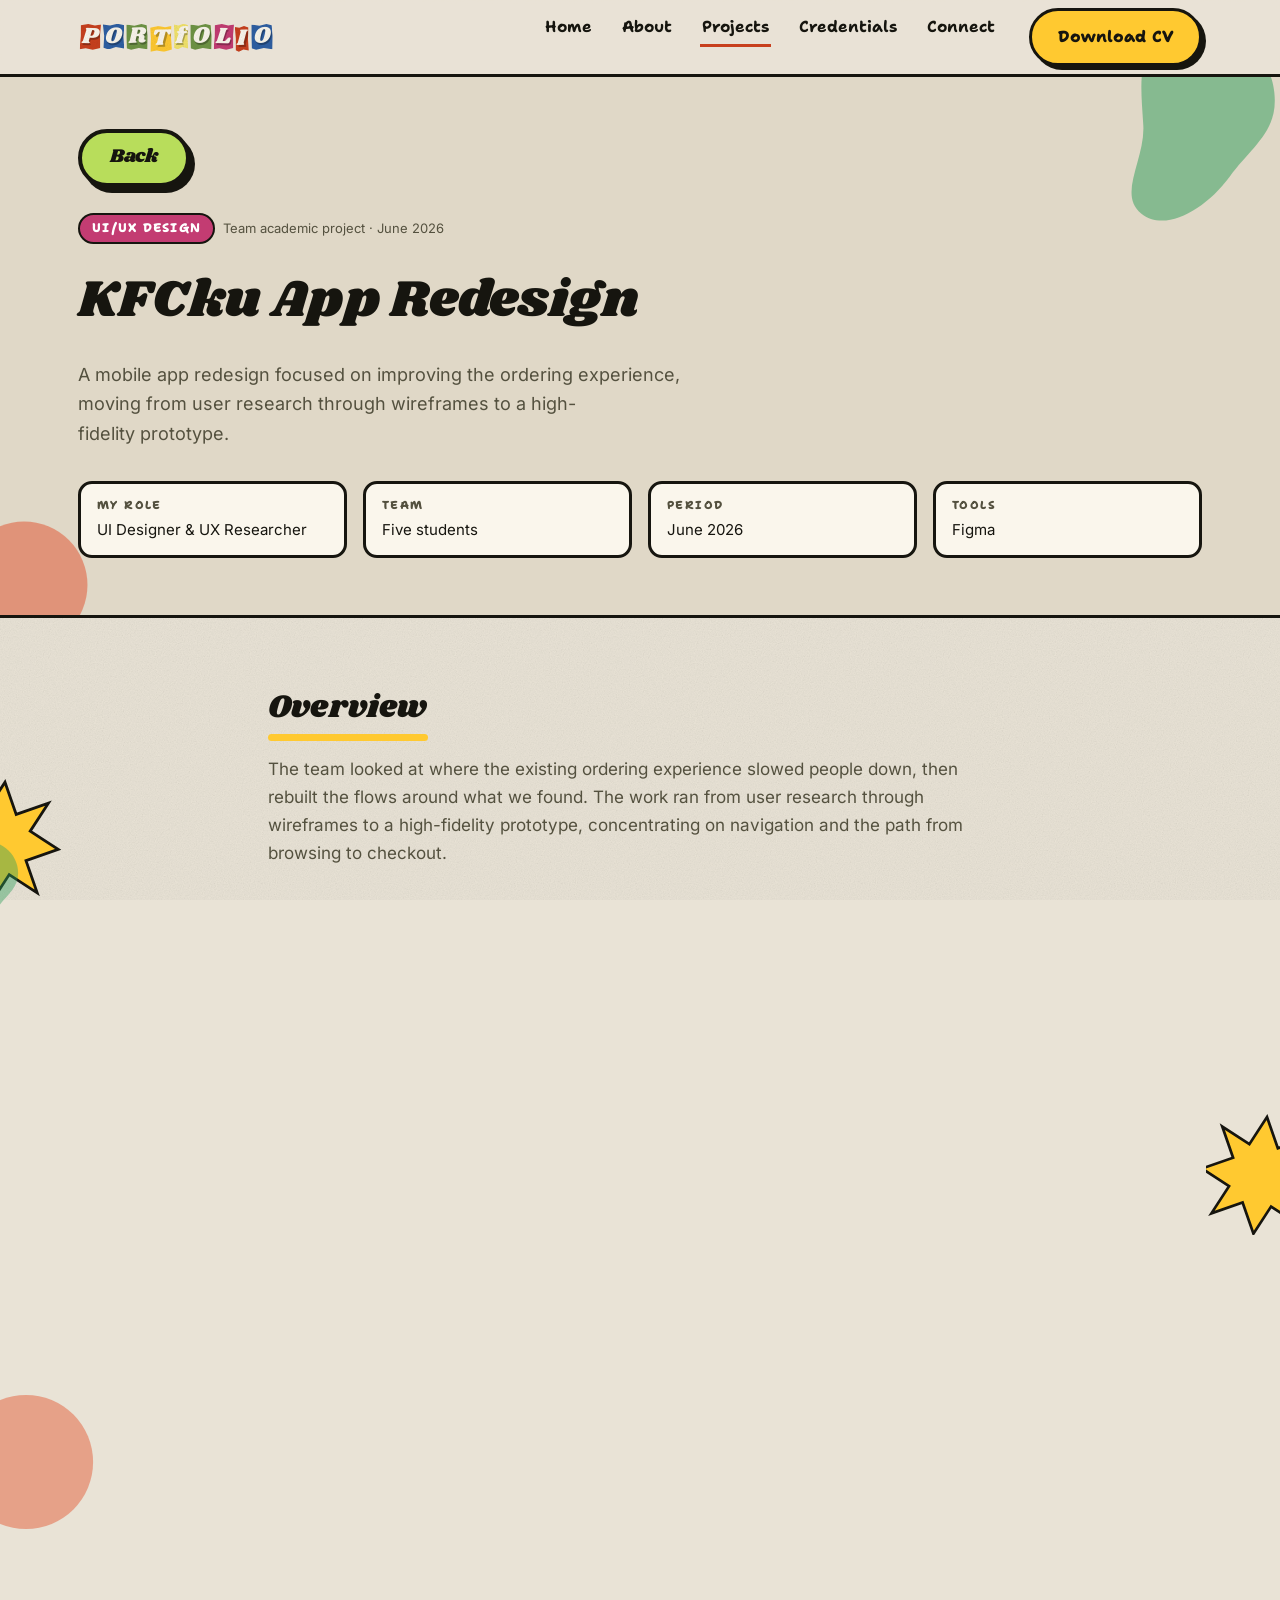
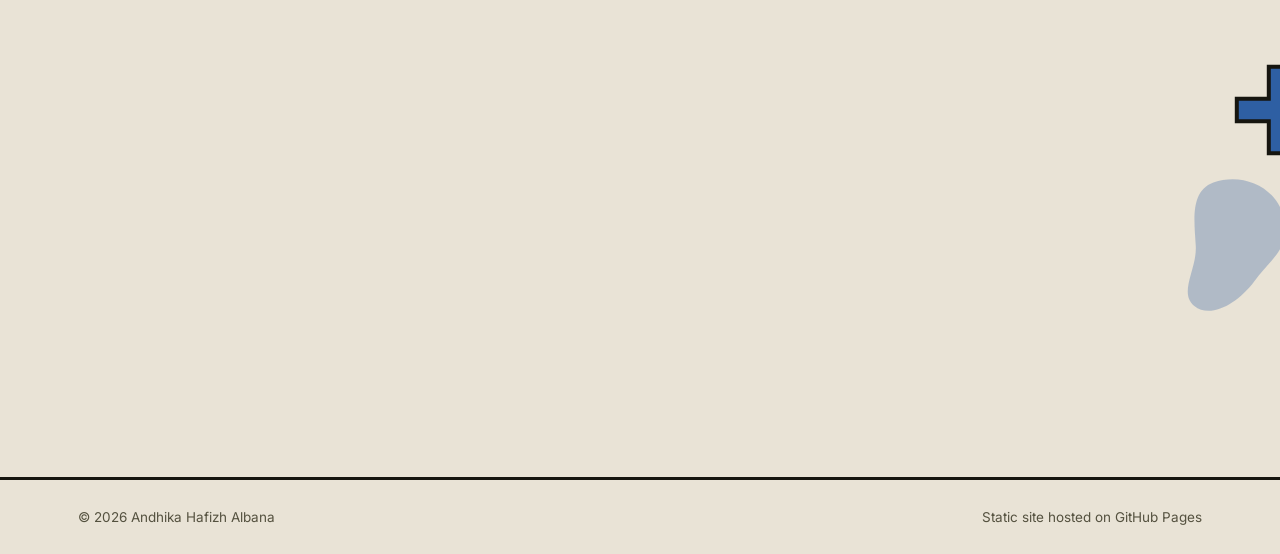
<file: projects/kfcku-redesign.html>
<!doctype html>
<html lang="en">
<head>
<meta charset="utf-8">
<meta name="viewport" content="width=device-width, initial-scale=1">
<title>KFCku App Redesign · Andhika Hafizh Albana</title>
<meta name="description" content="A UI/UX redesign of the KFCku mobile ordering experience: user research, redesigned flows and a high-fidelity Figma prototype.">
<link rel="icon" type="image/png" sizes="32x32" href="../assets/img/icon-32.png?v=2">
<link rel="apple-touch-icon" sizes="180x180" href="../assets/img/icon-180.png?v=2">
<link rel="stylesheet" href="../assets/css/style.css?v=9">
</head>
<body>
<a class="skip" href="#main">Skip to content</a>

<header class="site-header">
 <div class="wrap nav">
  <a class="mark" href="../index.html" aria-label="Portfolio home">
   <span class="torn" aria-hidden="true"><span class="word"><span class="t1 k-red">P</span><span class="t2 k-blue">O</span><span class="t3 k-green">R</span><span class="t1 k-yellow">T</span><span class="t2 k-sun">f</span><span class="t3 k-green">O</span><span class="t1 k-pink">L</span><span class="t2 k-red">I</span><span class="t3 k-blue">O</span></span></span>
  </a>
  <button class="nav-toggle" type="button" aria-expanded="false" aria-label="Open menu"><span></span><span></span><span></span></button>
  <ul class="nav-list">
   <li><a href="../index.html#home">Home</a></li>
   <li><a href="../index.html#about">About</a></li>
   <li><a href="../index.html#projects" aria-current="page">Projects</a></li>
   <li><a href="../index.html#credentials">Credentials</a></li>
   <li><a href="../index.html#connect">Connect</a></li>
   <li class="nav-cv"><a href="../assets/cv/andhika-hafizh-albana-cv.pdf?v=3" download>Download CV</a></li>
  </ul>
  <a class="btn btn-y" href="../assets/cv/andhika-hafizh-albana-cv.pdf?v=3" download>Download CV</a>
 </div>
</header>

<main id="main">
<div class="cs-head">
 <div class="wrap">
  <a class="back" href="../index.html#projects">Back</a>
  <p class="ptag"><em class="ux">UI/UX Design</em><small>Team academic project · June 2026</small></p>
  <h1>KFCku App Redesign</h1>
  <p class="lede">A mobile app redesign focused on improving the ordering experience, moving from user research through wireframes to a high-fidelity prototype.</p>
  <ul class="cs-meta">
   <li><b>My role</b><span>UI Designer &amp; UX Researcher</span></li>
   <li><b>Team</b><span>Five students</span></li>
   <li><b>Period</b><span>June 2026</span></li>
   <li><b>Tools</b><span>Figma</span></li>
  </ul>
 </div>
</div>

<div class="cs-body">
 <div class="wrap wrap-narrow">

  <h2>Overview</h2>
  <p>The team looked at where the existing ordering experience slowed people down, then rebuilt the flows around what we found. The work ran from user research through wireframes to a high-fidelity prototype, concentrating on navigation and the path from browsing to checkout.</p>

  <h2>My contribution</h2>
  <ul>
   <li>Conducted user research to identify user needs and pain points within the existing mobile ordering experience.</li>
   <li>Redesigned key user flows covering promotions, vouchers, dine-in, delivery and takeaway.</li>
   <li>Developed wireframes and high-fidelity prototypes in Figma based on the research findings and requirements.</li>
  </ul>

  <h2>Process</h2>
  <ul class="flow"><li>User research</li><li>Wireframe</li><li>High-fidelity prototype</li></ul>

  <h2>What the redesign addressed</h2>
  <ul>
   <li>User needs and pain points identified during research.</li>
   <li>The ordering flow across promotions, vouchers, dine-in, delivery and takeaway.</li>
   <li>Information hierarchy and navigation.</li>
   <li>An interactive prototype covering the redesigned journey.</li>
  </ul>

<h2>Evidence</h2>
  <ul>
   <li><a href="https://github.com/dhikastack/Redesign-KFCku-App" rel="noopener">Repository, including the team credits</a></li>
   <li><a href="https://www.figma.com/design/DE5CAqo0j3uORkTlyxuokE/UX-KFCKU" rel="noopener">Figma file</a></li>
  </ul>

  <p class="disc">Independent academic redesign concept. Not affiliated with or endorsed by KFC or BINUS.</p>

  <p class="mt-xl"><a class="back back--bottom" href="../index.html#projects">Back to all projects</a></p>
 </div>
</div>
</main>

<footer class="site-footer">
 <div class="wrap foot"><span>© 2026 Andhika Hafizh Albana</span><span>Static site hosted on GitHub Pages</span></div>
</footer>

<script src="../assets/js/main.js?v=4" defer></script>
</body>
</html>
</file>
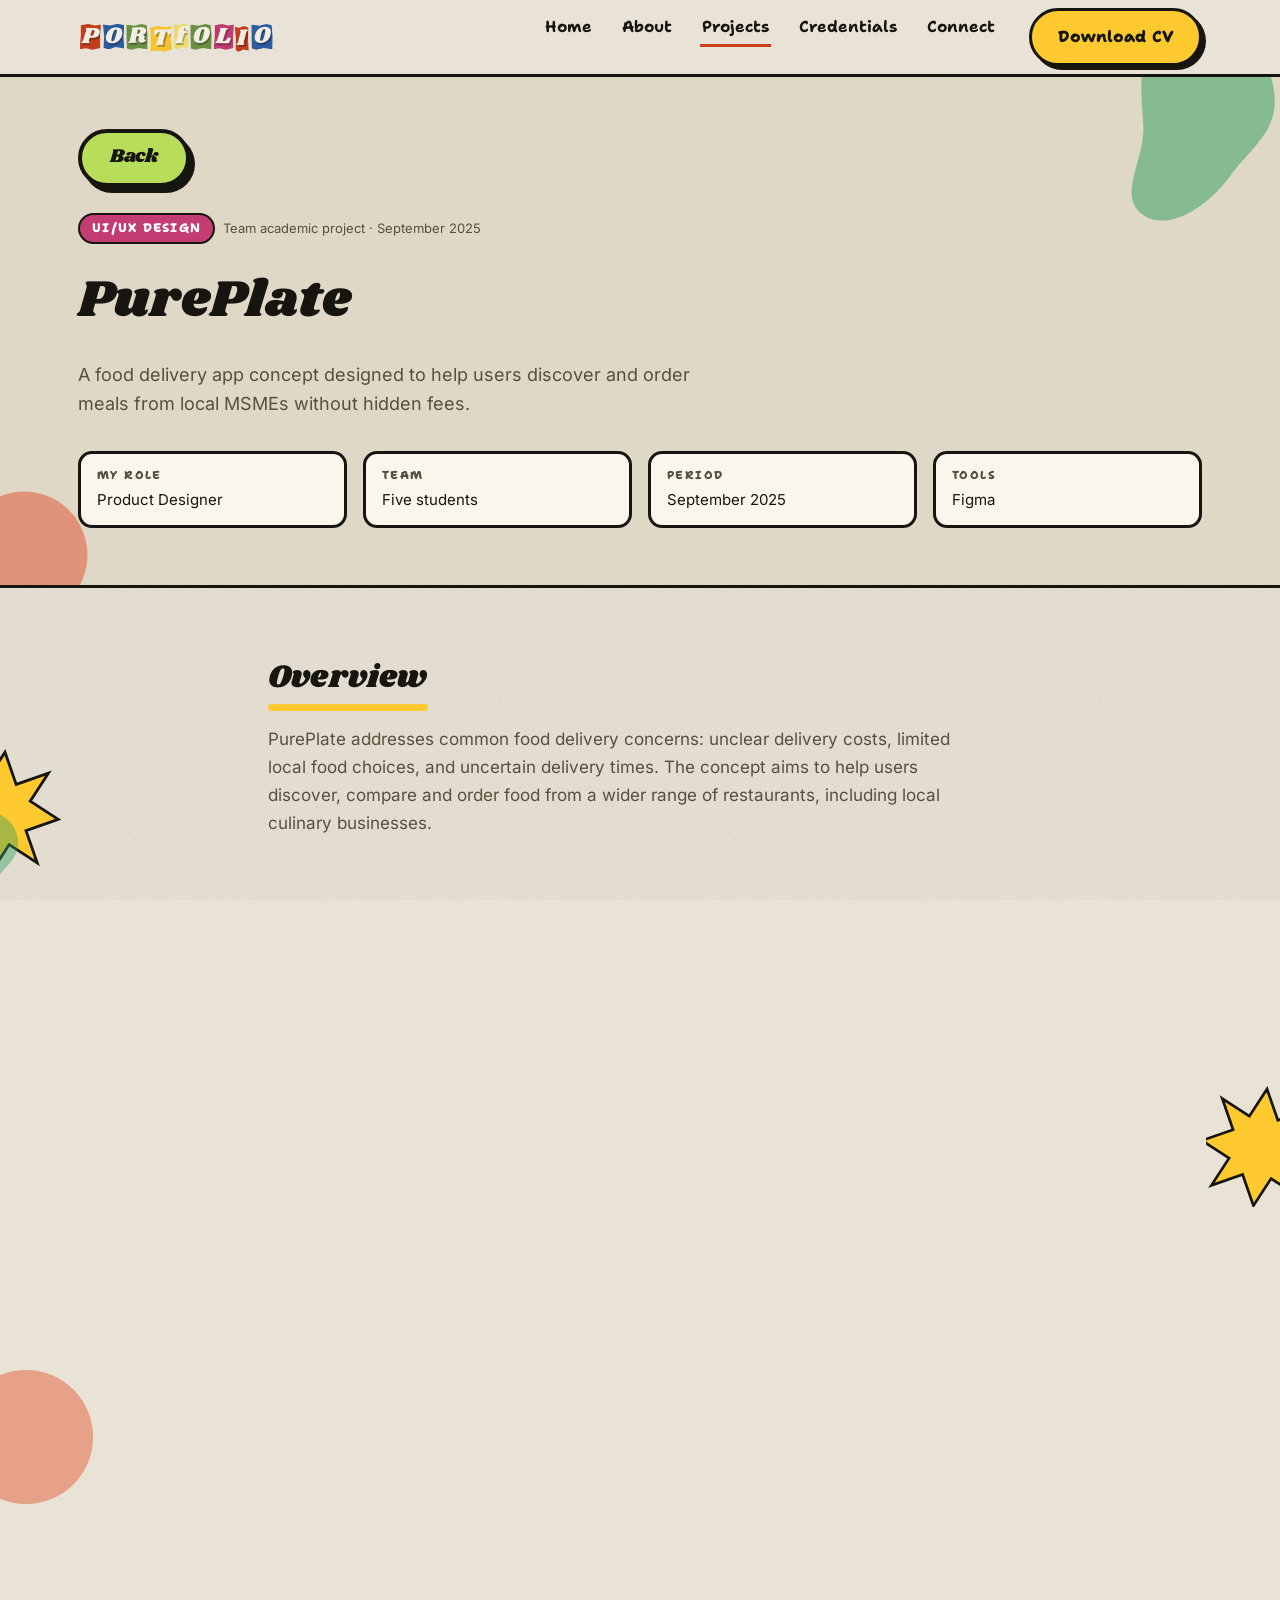
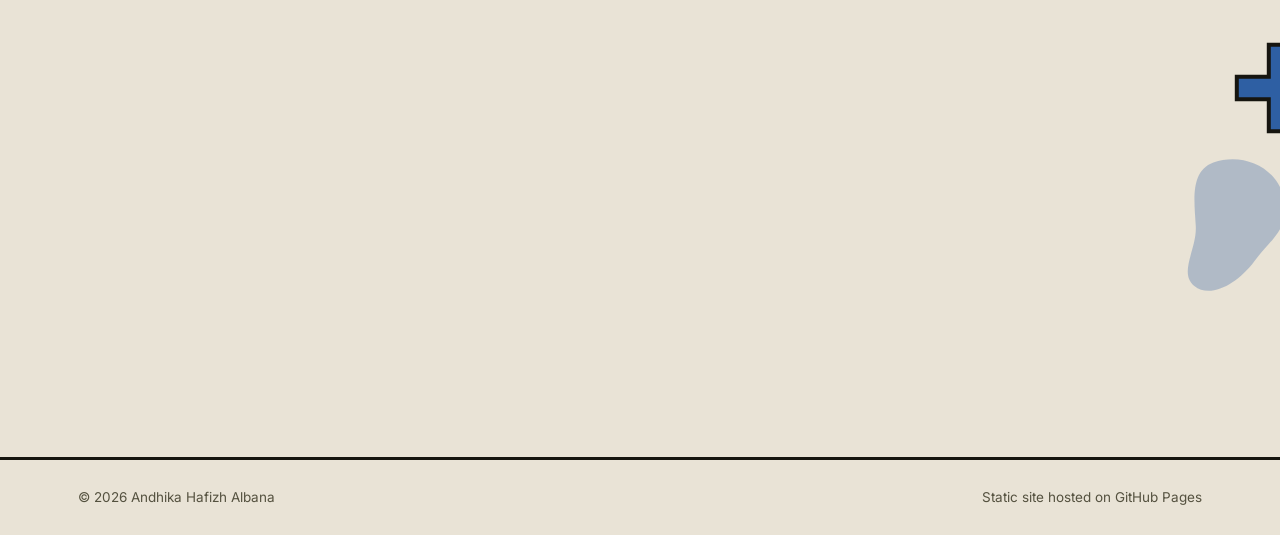
<file: projects/pureplate.html>
<!doctype html>
<html lang="en">
<head>
<meta charset="utf-8">
<meta name="viewport" content="width=device-width, initial-scale=1">
<title>PurePlate · Andhika Hafizh Albana</title>
<meta name="description" content="A food delivery app concept for ordering from local MSMEs without hidden fees, with a high-fidelity prototype and usability testing.">
<link rel="icon" type="image/png" sizes="32x32" href="../assets/img/icon-32.png?v=2">
<link rel="apple-touch-icon" sizes="180x180" href="../assets/img/icon-180.png?v=2">
<link rel="stylesheet" href="../assets/css/style.css?v=9">
</head>
<body>
<a class="skip" href="#main">Skip to content</a>

<header class="site-header">
 <div class="wrap nav">
  <a class="mark" href="../index.html" aria-label="Portfolio home">
   <span class="torn" aria-hidden="true"><span class="word"><span class="t1 k-red">P</span><span class="t2 k-blue">O</span><span class="t3 k-green">R</span><span class="t1 k-yellow">T</span><span class="t2 k-sun">f</span><span class="t3 k-green">O</span><span class="t1 k-pink">L</span><span class="t2 k-red">I</span><span class="t3 k-blue">O</span></span></span>
  </a>
  <button class="nav-toggle" type="button" aria-expanded="false" aria-label="Open menu"><span></span><span></span><span></span></button>
  <ul class="nav-list">
   <li><a href="../index.html#home">Home</a></li>
   <li><a href="../index.html#about">About</a></li>
   <li><a href="../index.html#projects" aria-current="page">Projects</a></li>
   <li><a href="../index.html#credentials">Credentials</a></li>
   <li><a href="../index.html#connect">Connect</a></li>
   <li class="nav-cv"><a href="../assets/cv/andhika-hafizh-albana-cv.pdf?v=3" download>Download CV</a></li>
  </ul>
  <a class="btn btn-y" href="../assets/cv/andhika-hafizh-albana-cv.pdf?v=3" download>Download CV</a>
 </div>
</header>

<main id="main">
<div class="cs-head">
 <div class="wrap">
  <a class="back" href="../index.html#projects">Back</a>
  <p class="ptag"><em class="ux">UI/UX Design</em><small>Team academic project · September 2025</small></p>
  <h1>PurePlate</h1>
  <p class="lede">A food delivery app concept designed to help users discover and order meals from local MSMEs without hidden fees.</p>
  <ul class="cs-meta">
   <li><b>My role</b><span>Product Designer</span></li>
   <li><b>Team</b><span>Five students</span></li>
   <li><b>Period</b><span>September 2025</span></li>
   <li><b>Tools</b><span>Figma</span></li>
  </ul>
 </div>
</div>

<div class="cs-body">
 <div class="wrap wrap-narrow">

  <h2>Overview</h2>
  <p>PurePlate addresses common food delivery concerns: unclear delivery costs, limited local food choices, and uncertain delivery times. The concept aims to help users discover, compare and order food from a wider range of restaurants, including local culinary businesses.</p>

  <h2>My contribution</h2>
  <ul>
   <li>Designed a food delivery app concept focused on restaurant discovery, category-based filtering and streamlined ordering.</li>
   <li>Defined user flows and key feature requirements for food discovery, order placement and order tracking.</li>
   <li>Developed wireframes and interactive prototypes to communicate product functionality and the user experience.</li>
   <li>Conducted usability testing to evaluate the result.</li>
  </ul>

  <h2>Process</h2>
  <ul class="flow"><li>User research</li><li>Wireframe</li><li>Prototype</li><li>Usability testing</li></ul>

  <h2>Concept highlights</h2>
  <ul>
   <li>Restaurant and food discovery.</li>
   <li>Category-based browsing and filtering.</li>
   <li>A transparent ordering experience.</li>
   <li>Real-time order tracking.</li>
   <li>Favourite restaurants and re-ordering.</li>
  </ul>

<h2>Evidence</h2>
  <ul>
   <li><a href="https://github.com/dhikastack/PurePlate" rel="noopener">Repository, including the team credits</a></li>
   <li><a href="https://www.figma.com/design/7jwVapwwPB0GfraRJJSPkk/PurePlate" rel="noopener">Figma file</a></li>
  </ul>

  <p class="mt-xl"><a class="back back--bottom" href="../index.html#projects">Back to all projects</a></p>
 </div>
</div>
</main>

<footer class="site-footer">
 <div class="wrap foot"><span>© 2026 Andhika Hafizh Albana</span><span>Static site hosted on GitHub Pages</span></div>
</footer>

<script src="../assets/js/main.js?v=4" defer></script>
</body>
</html>
</file>
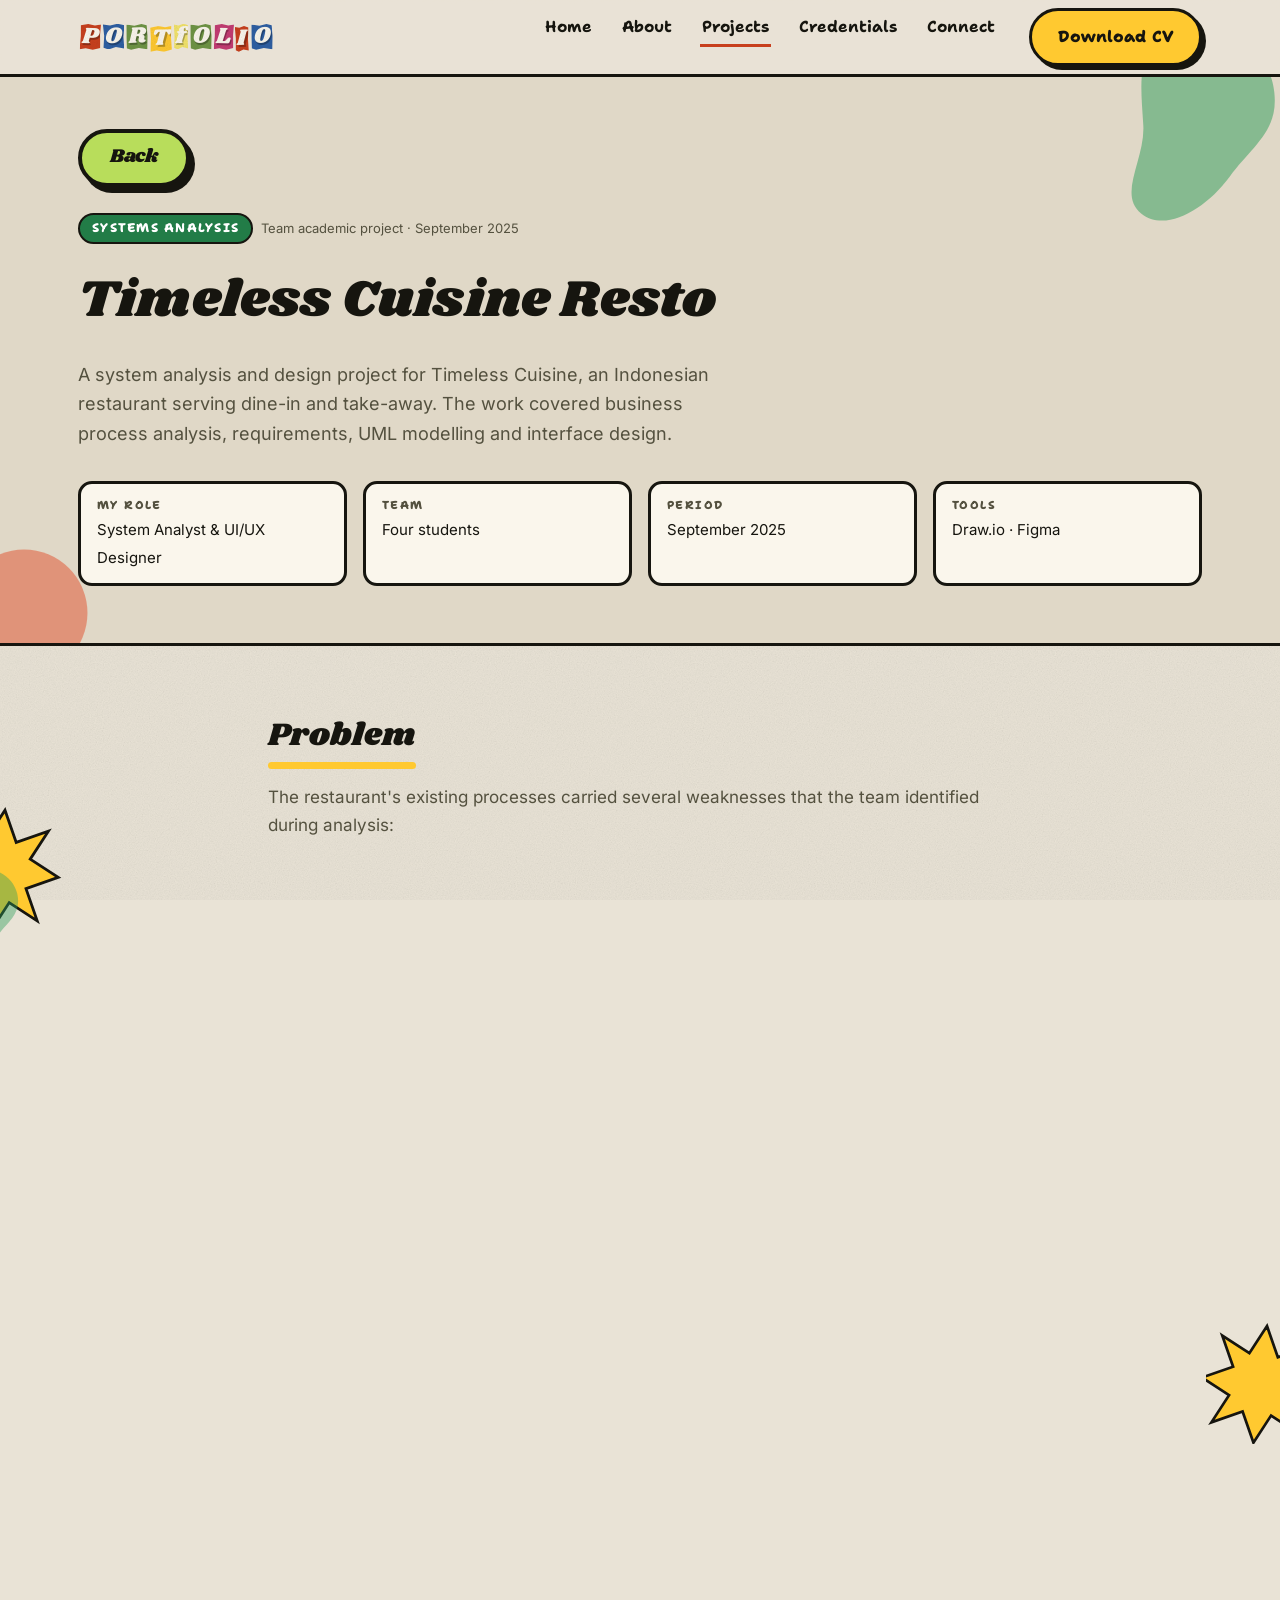
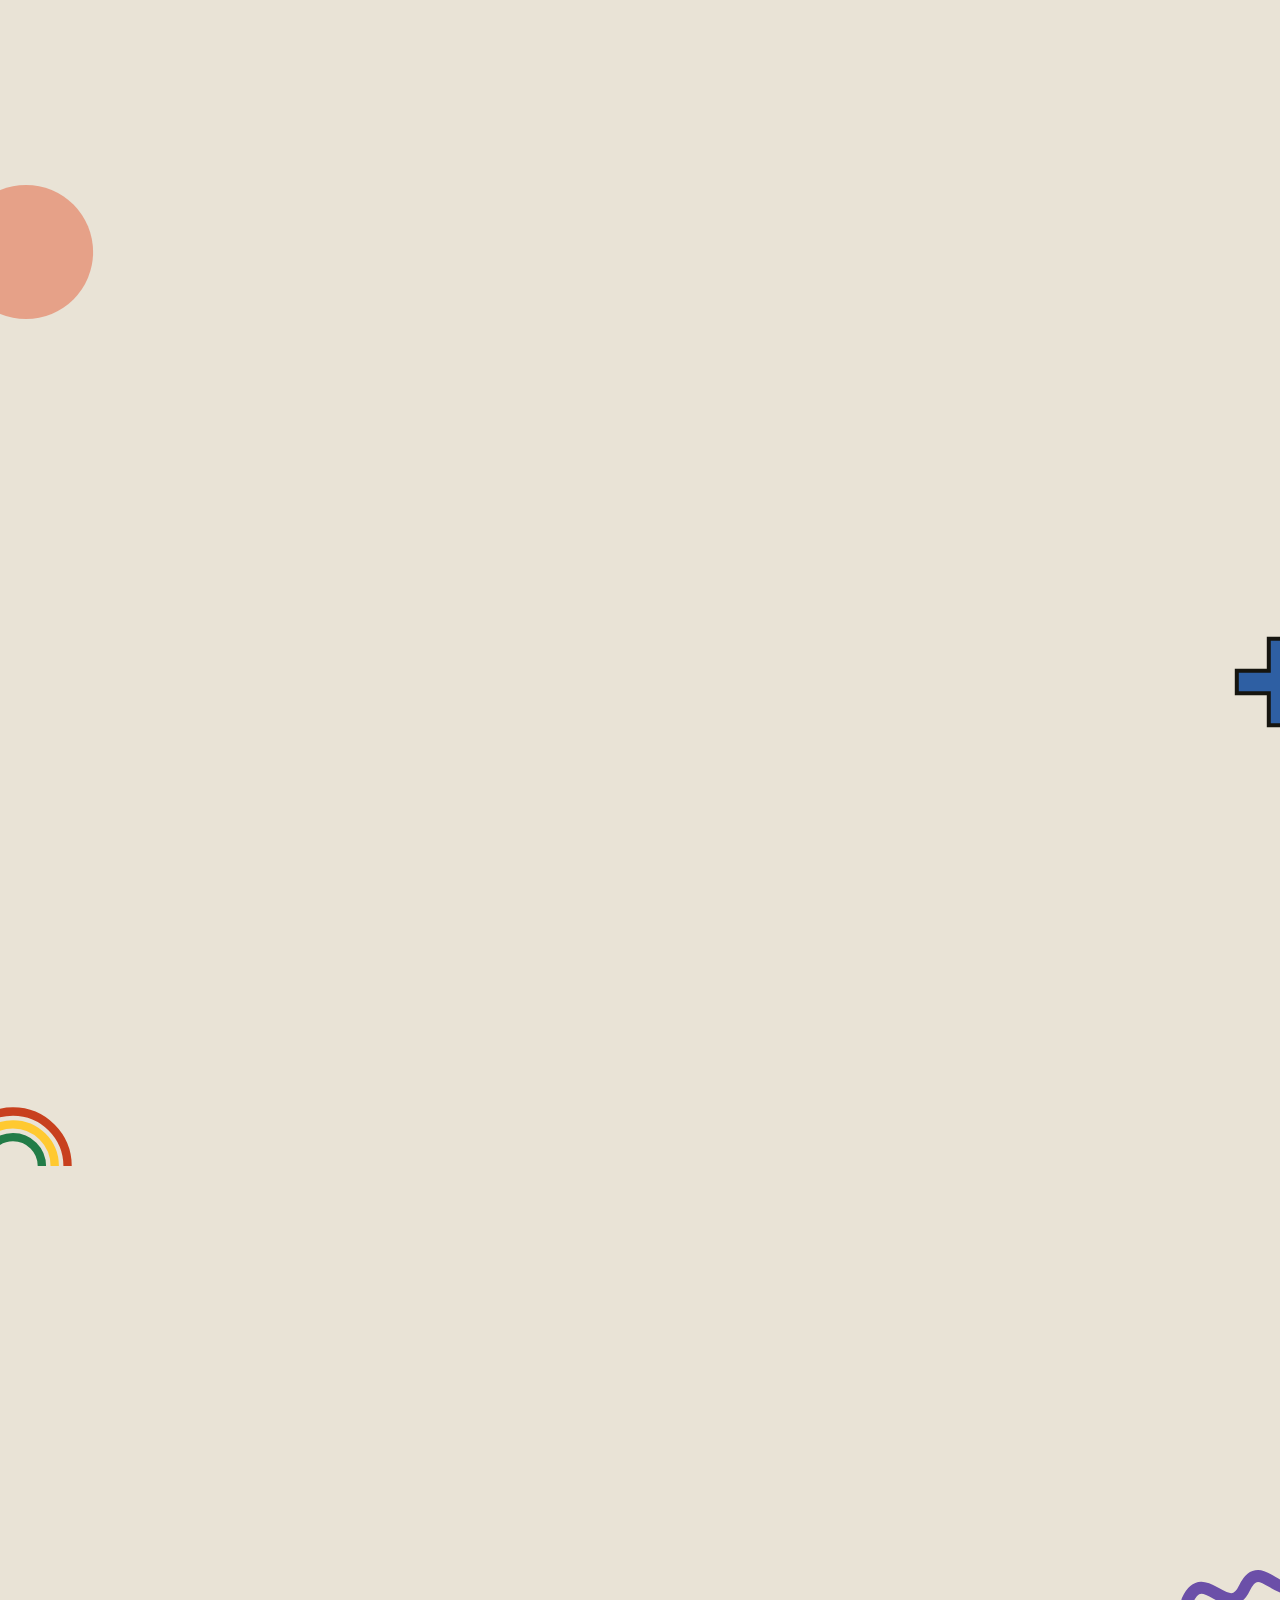
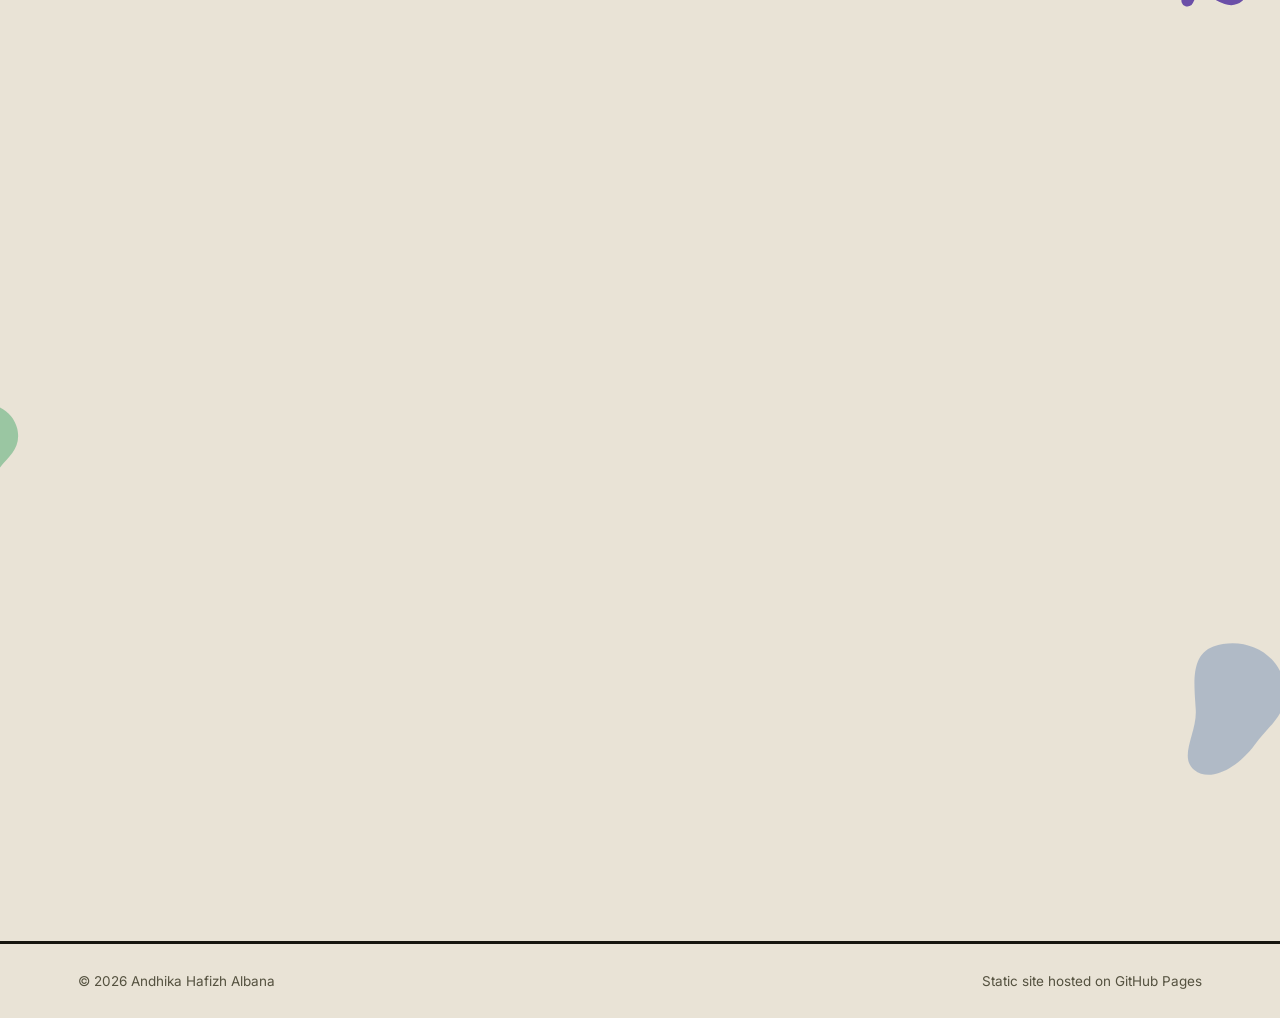
<file: projects/timeless-cuisine.html>
<!doctype html>
<html lang="en">
<head>
<meta charset="utf-8">
<meta name="viewport" content="width=device-width, initial-scale=1">
<title>Timeless Cuisine Resto · Andhika Hafizh Albana</title>
<meta name="description" content="System analysis and design case study for Timeless Cuisine Restaurant: business process analysis, requirements, UML modelling and interface design.">
<link rel="icon" type="image/png" sizes="32x32" href="../assets/img/icon-32.png?v=2">
<link rel="apple-touch-icon" sizes="180x180" href="../assets/img/icon-180.png?v=2">
<link rel="stylesheet" href="../assets/css/style.css?v=9">
</head>
<body>
<a class="skip" href="#main">Skip to content</a>

<header class="site-header">
 <div class="wrap nav">
  <a class="mark" href="../index.html" aria-label="Portfolio home">
   <span class="torn" aria-hidden="true"><span class="word"><span class="t1 k-red">P</span><span class="t2 k-blue">O</span><span class="t3 k-green">R</span><span class="t1 k-yellow">T</span><span class="t2 k-sun">f</span><span class="t3 k-green">O</span><span class="t1 k-pink">L</span><span class="t2 k-red">I</span><span class="t3 k-blue">O</span></span></span>
  </a>
  <button class="nav-toggle" type="button" aria-expanded="false" aria-label="Open menu"><span></span><span></span><span></span></button>
  <ul class="nav-list">
   <li><a href="../index.html#home">Home</a></li>
   <li><a href="../index.html#about">About</a></li>
   <li><a href="../index.html#projects" aria-current="page">Projects</a></li>
   <li><a href="../index.html#credentials">Credentials</a></li>
   <li><a href="../index.html#connect">Connect</a></li>
   <li class="nav-cv"><a href="../assets/cv/andhika-hafizh-albana-cv.pdf?v=3" download>Download CV</a></li>
  </ul>
  <a class="btn btn-y" href="../assets/cv/andhika-hafizh-albana-cv.pdf?v=3" download>Download CV</a>
 </div>
</header>

<main id="main">
<div class="cs-head">
 <div class="wrap">
  <a class="back" href="../index.html#projects">Back</a>
  <p class="ptag"><em class="sa">Systems Analysis</em><small>Team academic project · September 2025</small></p>
  <h1>Timeless Cuisine Resto</h1>
  <p class="lede">A system analysis and design project for Timeless Cuisine, an Indonesian restaurant serving dine-in and take-away. The work covered business process analysis, requirements, UML modelling and interface design.</p>
  <ul class="cs-meta">
   <li><b>My role</b><span>System Analyst &amp; UI/UX Designer</span></li>
   <li><b>Team</b><span>Four students</span></li>
   <li><b>Period</b><span>September 2025</span></li>
   <li><b>Tools</b><span>Draw.io · Figma</span></li>
  </ul>
 </div>
</div>

<div class="cs-body">
 <div class="wrap wrap-narrow">

  <h2>Problem</h2>
  <p>The restaurant's existing processes carried several weaknesses that the team identified during analysis:</p>
  <ul>
   <li>Manual inventory input could cause stock discrepancies.</li>
   <li>Menu availability was not updated in real time.</li>
   <li>Customers had limited options for order preferences.</li>
   <li>Dine-in and take-away selections were not flexible per item.</li>
   <li>Procurement and inventory processes were not fully integrated.</li>
   <li>Sales, stock and financial data were not centralised.</li>
   <li>Management had no real-time dashboard for monitoring.</li>
  </ul>

  <h2>Proposed solution</h2>
  <p>An integrated restaurant information system connecting the processes that had been running separately:</p>
  <ul class="flow">
   <li>Ordering</li><li>Payment</li><li>Inventory</li><li>Procurement</li><li>Supplier</li><li>Reporting</li>
  </ul>
  <p>The design aimed to provide real-time data synchronisation, improve stock management, support flexible ordering, and centralise information for management.</p>

  <h2>Analysis and modelling</h2>
  <p>I produced the system analysis diagrams from the case study and translated the findings into interface designs aligned with the identified requirements.</p>

  <h3>Fishbone diagram</h3>
  <p>Traces each problem back to its cause, across operations, customer experience, inventory, procurement and management.</p>
  <p><a class="more" href="https://github.com/user-attachments/assets/160569ba-8606-4dde-889f-35d34644ae7d" rel="noopener">Open the diagram</a></p>

  <h3>Data flow diagram</h3>
  <p>Shows how information moves between customers, staff, suppliers, payment providers and the system itself.</p>
  <p><a class="more" href="https://github.com/user-attachments/assets/0c2ce077-9c7e-4c5b-9f78-5ac642dcc2cc" rel="noopener">Open the diagram</a></p>

  <h3>Use case diagram</h3>
  <p>Sets out what each role can actually do: customers, cashiers, administrators, warehouse staff, purchasing staff and management.</p>
  <p><a class="more" href="https://github.com/user-attachments/assets/2717e2e0-d9c2-41cf-b824-ea3b5d19727a" rel="noopener">Open the diagram</a></p>

  <h3>Class diagram</h3>
  <p>The main entities and how they relate to one another: orders, payments, menus, ingredients, suppliers and procurement.</p>
  <p><a class="more" href="https://github.com/user-attachments/assets/46236ed8-d152-4b3a-8154-33fb56a2f99f" rel="noopener">Open the diagram</a></p>

  <h3>Sequence diagram</h3>
  <p>Step by step, how users and system components talk to each other during the main processes.</p>
  <p><a class="more" href="https://github.com/user-attachments/assets/c5bf8334-dd4e-4874-8b22-ab7a16d92986" rel="noopener">Open the diagram</a></p>

  <h3>State transition diagram</h3>
  <p>How an order, a payment, a stock item or a purchase order changes status over its life.</p>
  <p><a class="more" href="https://github.com/user-attachments/assets/9f98586f-d486-4d0e-8073-16ef2d5a072a" rel="noopener">Open the diagram</a></p>

  <div class="callout">
   <p>Each link above opens the original diagram image as it sits in the project repository. If one ever stops resolving, the <a href="https://github.com/dhikastack/Timeless-Cuisine-Restaurant" rel="noopener">repository README</a> shows all six inline.</p>
  </div>

<h2>Proposed architecture</h2>
  <p>The team proposed a three-tier client-server architecture:</p>
  <pre class="arch">Client
├── Customer tablet
├── Cashier
├── Staff
└── Manager dashboard
        │
Application server
├── Order management
├── Payment
├── Inventory
├── Procurement
├── Supplier management
└── Reporting
        │
Database
└── MySQL / PostgreSQL</pre>

  <h2>What this project shows</h2>
  <div class="callout">
   <p>This was the project where the analysis work carried the most weight: reading a case study, naming the real operational problems, and turning them into models another person could build from. The interface work followed the requirements rather than leading them.</p>
  </div>

  <h2>Evidence</h2>
  <ul>
   <li><a href="https://github.com/dhikastack/Timeless-Cuisine-Restaurant" rel="noopener">Repository, including the full diagram set and the team credits</a></li>
   <li><a href="https://www.figma.com/design/c8TA2axgRvmsxm5IS80CZC/ISAD-Timeless-Cuisine-Restaurant" rel="noopener">Figma file</a></li>
  </ul>

  <p class="mt-xl"><a class="back back--bottom" href="../index.html#projects">Back to all projects</a></p>
 </div>
</div>
</main>

<footer class="site-footer">
 <div class="wrap foot"><span>© 2026 Andhika Hafizh Albana</span><span>Static site hosted on GitHub Pages</span></div>
</footer>

<script src="../assets/js/main.js?v=4" defer></script>
</body>
</html>
</file>
<file: assets/css/style.css>
@font-face{font-family:Shrikhand;src:url(../fonts/shrikhand-latin-400-normal.woff2) format('woff2');font-weight:400;font-style:normal;font-display:swap;unicode-range:U+0000-00FF,U+0131,U+0152-0153,U+02BB-02BC,U+2000-206F,U+2122,U+2191,U+2193,U+2212,U+2215}
@font-face{font-family:Shantell;src:url(../fonts/shantell-sans-latin-400-normal.woff2) format('woff2');font-weight:400;font-style:normal;font-display:swap}
@font-face{font-family:Shantell;src:url(../fonts/shantell-sans-latin-700-normal.woff2) format('woff2');font-weight:700;font-style:normal;font-display:swap}
@font-face{font-family:Shantell;src:url(../fonts/shantell-sans-latin-800-normal.woff2) format('woff2');font-weight:800;font-style:normal;font-display:swap}
@font-face{font-family:InterX;src:url(../fonts/inter-latin-400-normal.woff2) format('woff2');font-weight:400;font-style:normal;font-display:swap}
@font-face{font-family:InterX;src:url(../fonts/inter-latin-500-normal.woff2) format('woff2');font-weight:500;font-style:normal;font-display:swap}
@font-face{font-family:InterX;src:url(../fonts/inter-latin-700-normal.woff2) format('woff2');font-weight:700;font-style:normal;font-display:swap}

:root{
  --kraft:#E9E3D6; --kraft-2:#E0D8C7; --cream:#FAF6EC;
  --ink:#16150F; --ink-60:#54513F;
  --yellow:#FFC930; --blue:#2E5FA3; --green:#227C47;
  --red:#C8401E; --red-ink:#7A2510; --pink:#C33C72; --navy:#16365E; --purple:#5B3F96;
  --sh:6px 6px 0 var(--ink); --sh-sm:4px 4px 0 var(--ink);
  --bd:3px solid var(--ink);
  --maxw:1180px;
  --ease:cubic-bezier(.22,.9,.3,1);

  color-scheme:light;
}

*{box-sizing:border-box}
html{scroll-behavior:smooth}
html,body{overflow-x:clip}
body{
  margin:0; background-color:var(--kraft); color:var(--ink);
  font-family:InterX,system-ui,-apple-system,sans-serif;
  font-size:17px; line-height:1.65; -webkit-font-smoothing:antialiased;
}
body::before{
  content:""; position:fixed; inset:0; pointer-events:none; z-index:0; opacity:.5;
  background-image:url("data:image/svg+xml,%3Csvg xmlns='http://www.w3.org/2000/svg' width='300' height='300'%3E%3Cfilter id='n'%3E%3CfeTurbulence type='fractalNoise' baseFrequency='.85' numOctaves='4' stitchTiles='stitch'/%3E%3CfeColorMatrix type='saturate' values='0'/%3E%3C/filter%3E%3Crect width='300' height='300' filter='url(%23n)' opacity='.38'/%3E%3C/svg%3E");
  mix-blend-mode:multiply;
}
img{max-width:100%; display:block}
h1,h2,h3,h4{margin:0; font-family:Shrikhand,Georgia,serif; font-weight:400; letter-spacing:.2px; text-wrap:balance}
p{margin:0 0 1em; text-wrap:pretty}
ul,ol{margin:0 0 1em; padding-left:1.2em}
a{color:inherit}
.wrap{
  max-width:var(--maxw); margin:0 auto; position:relative; z-index:2;
  padding-left:max(28px, env(safe-area-inset-left, 0px));
  padding-right:max(28px, env(safe-area-inset-right, 0px));
}
.wrap-narrow{max-width:800px}
main{display:block}

.skip{
  position:absolute; left:-9999px; top:0; z-index:100;
  background:var(--yellow); border:var(--bd); border-radius:0 0 12px 0;
  padding:12px 20px; font-family:Shantell,cursive; font-weight:800; text-decoration:none;
}
.skip:focus{left:0}
:focus-visible{outline:4px solid var(--red); outline-offset:3px; border-radius:4px}
[hidden]{display:none!important}
.vh{position:absolute!important; width:1px; height:1px; margin:-1px; padding:0; overflow:hidden; clip:rect(0 0 0 0); white-space:nowrap; border:0}

.blob{position:absolute; z-index:1; pointer-events:none}
.pill-label{
  display:inline-block; background:var(--yellow); border:var(--bd); border-radius:999px;
  box-shadow:var(--sh-sm); padding:7px 22px 9px;
  font-family:Shrikhand,serif; font-size:19px; position:relative; color:var(--ink);
}
.pill-label::before{
  content:""; position:absolute; left:-16px; top:50%; transform:translateY(-50%);
  width:30px; height:30px; border-radius:50%; background:#2E9E5B; border:var(--bd);
  background-image:radial-gradient(var(--ink) 1.1px, transparent 1.1px); background-size:6px 6px;
}

.torn .k-red{background:#C8401E}
.torn .k-blue{background:#2E5FA3}
.torn .k-green{background:#6E9444}
.torn .k-pink{background:#C33C72}
.torn .k-ink{background:#3A362C}
.torn .k-yellow{background:#FFC930; color:#16150F}
.torn .k-sun{background:#F2E36B; color:#8E2449}
.b-proj{right:-54px; top:150px; width:150px}
.b-rain{left:-50px; bottom:0; width:190px}
.b-sun{right:-26px; top:-10px; width:104px}
.mt-xl{margin-top:40px}
.torn{display:flex; flex-wrap:wrap; gap:6px 22px; align-items:flex-end}
.torn .word{display:inline-flex; gap:2px; align-items:flex-end}
.torn span:not(.word){
  display:inline-block; font-family:Shrikhand,serif; color:var(--cream);
  line-height:.92; padding:.1em .13em .16em; position:relative;
  text-shadow:2px 3px 0 rgba(0,0,0,.28);
}
.torn span:not(.word)::after{
  content:""; position:absolute; inset:0; mix-blend-mode:multiply; opacity:.45;
  background-image:url("data:image/svg+xml,%3Csvg xmlns='http://www.w3.org/2000/svg' width='120' height='120'%3E%3Cfilter id='n2'%3E%3CfeTurbulence type='fractalNoise' baseFrequency='1.1' numOctaves='3'/%3E%3CfeColorMatrix type='saturate' values='0'/%3E%3C/filter%3E%3Crect width='120' height='120' filter='url(%23n2)' opacity='.55'/%3E%3C/svg%3E");
}
.t1{clip-path:polygon(2% 6%,38% 0,71% 5%,100% 1%,97% 42%,100% 92%,64% 100%,29% 95%,0 99%,4% 48%)}
.t2{clip-path:polygon(0 3%,33% 7%,68% 0,100% 6%,95% 51%,99% 96%,60% 91%,26% 100%,3% 94%,6% 47%)}
.t3{clip-path:polygon(5% 0,41% 6%,74% 1%,98% 7%,100% 45%,96% 100%,57% 94%,21% 99%,0 92%,3% 44%)}
.torn span:not(.word):nth-child(3n){transform:rotate(-2.5deg)}
.torn span:not(.word):nth-child(3n+1){transform:rotate(1.8deg)}
.torn span:not(.word):nth-child(4n){transform:rotate(-1.2deg) translateY(2px)}

.btn{
  display:inline-flex; align-items:center; gap:10px; border:var(--bd); border-radius:999px;
  padding:13px 26px; font-family:Shantell,cursive; font-weight:800; font-size:16px;
  text-decoration:none; box-shadow:var(--sh-sm); background:var(--cream); color:var(--ink);
  cursor:pointer; transition:transform .16s var(--ease), box-shadow .16s var(--ease);
}
.btn:hover{transform:translate(-1px,-1px); box-shadow:6px 6px 0 var(--ink)}
.btn:active{transform:translate(2px,2px); box-shadow:2px 2px 0 var(--ink)}
.btn-y{background:var(--yellow)}
.btn-b{background:var(--blue); color:#fff}
.btn[aria-disabled="true"]{opacity:.62; cursor:not-allowed; box-shadow:2px 2px 0 var(--ink)}
.btn[aria-disabled="true"]:hover{transform:none; box-shadow:2px 2px 0 var(--ink)}

.site-header{
  position:sticky; top:env(safe-area-inset-top, 0px); z-index:40; background:rgba(233,227,214,.94);
  backdrop-filter:blur(3px); border-bottom:3px solid var(--ink);
}
.nav{display:flex; align-items:center; gap:24px; min-height:74px}

.mark{display:inline-block; text-decoration:none; flex:0 0 auto}
.mark .torn{gap:1px}
.mark .torn span{font-size:23px; padding:.08em .1em .12em; text-shadow:1px 2px 0 rgba(0,0,0,.28)}

.mark .torn span:not(.word){transition:transform .18s var(--ease)}
.mark:hover .torn span:not(.word):nth-child(odd){transform:translateY(-4px) rotate(5deg)}
.mark:hover .torn span:not(.word):nth-child(even){transform:translateY(3px) rotate(-5deg)}
.nav-list{margin-left:auto; display:flex; gap:26px; list-style:none; padding:0}
.nav-list a{
  font-family:Shantell,cursive; font-weight:700; font-size:16px; text-decoration:none;
  padding:4px 2px; border-bottom:3px solid transparent; display:inline-block;
}
.nav-list a:hover{border-bottom-color:var(--yellow)}
.nav-list a[aria-current="page"]{border-bottom-color:var(--red)}
.nav .btn{margin-left:8px}
.nav-toggle{
  display:none; margin-left:auto; width:50px; height:46px; border:var(--bd); border-radius:12px;
  background:var(--cream); box-shadow:var(--sh-sm); cursor:pointer; padding:0;
  align-items:center; justify-content:center; flex-direction:column; gap:5px;
}
.nav-toggle span{display:block; width:24px; height:3px; background:var(--ink); border-radius:2px}

.hero{position:relative; padding:58px 0 82px}

.b-leaf{left:-70px; top:40px; width:200px}
.b-star{right:-40px; top:-20px; width:180px}
.b-dot{left:30px; bottom:-30px; width:150px}
.hero-grid{display:grid; grid-template-columns:1.12fr .88fr; gap:56px; align-items:center}
.hero h1{font-size:clamp(32px,3.9vw,50px); line-height:1.08; margin:0}
.hero h1 .hi{display:block; font-family:Shantell,cursive; font-weight:800; font-size:.44em; color:var(--ink-60); margin-bottom:.28em}
.role-line{
  font-family:Shrikhand,serif; font-size:clamp(23px,2.7vw,34px); line-height:1.18;
  margin:14px 0 0; color:var(--red-ink);
}
.role-line .lead-in{color:var(--ink-60); font-family:Shantell,cursive; font-weight:700; font-size:.6em}
.tagline{font-family:Shantell,cursive; font-weight:700; font-size:clamp(17px,1.5vw,21px); margin:20px 0 0; max-width:30ch; line-height:1.5}
.lede{margin-top:16px; max-width:46ch; color:var(--ink-60)}
.cta{display:flex; gap:14px; margin-top:30px; flex-wrap:wrap}
.roles{display:flex; gap:10px; margin:34px 0 0; flex-wrap:wrap; list-style:none; padding:0}
.chip{font-family:Shantell,cursive; font-weight:700; font-size:14px; border:var(--bd); border-radius:999px; padding:6px 16px; background:var(--cream); display:inline-block}
.chip.b{background:#CFE0F5} .chip.g{background:#CFEBD9}

.open-head{font-family:Shantell,cursive; font-weight:800; font-size:clamp(17px,1.8vw,20px); margin:36px 0 18px; display:flex; align-items:center; justify-content:center; gap:10px}
.open-head::before{content:""; width:13px; height:13px; border-radius:50%; background:#2E9E5B; border:2.5px solid var(--ink); flex:0 0 13px}
.open-roles{display:flex; gap:16px; justify-content:center; flex-wrap:wrap; list-style:none; padding:0; margin:0}
.open-roles li{
  background:var(--cream); border:var(--bd); border-radius:18px; box-shadow:var(--sh-sm);
  padding:18px 26px; min-width:210px; text-align:center;
}
.open-roles b{display:block; font-family:Shrikhand,serif; font-weight:400; font-size:19px; line-height:1.25}
.open-roles span{display:block; font-family:Shantell,cursive; font-weight:700; font-size:12px; letter-spacing:.12em; text-transform:uppercase; color:var(--ink-60); margin-top:6px}
.open-roles li:nth-child(1){transform:rotate(-1.4deg)}
.open-roles li:nth-child(3){transform:rotate(1.4deg)}

.portrait{position:relative; justify-self:center; width:min(412px,100%)}
.portrait .ring{
  border-radius:50%; border:10px solid var(--blue); outline:3px solid var(--ink); outline-offset:-13px;
  box-shadow:8px 10px 0 var(--ink); overflow:hidden; background:var(--cream);
  aspect-ratio:1; transform:rotate(-2deg);
}
.portrait img{width:100%; height:100%; object-fit:cover}
.hello{position:absolute; left:-30px; top:4px; font-family:Shrikhand,serif; font-size:34px; color:var(--yellow); text-shadow:3px 3px 0 var(--ink); transform:rotate(-11deg)}
.cloud{position:absolute; width:74px; height:40px; background:var(--cream); border:var(--bd); border-radius:999px}
.cloud::before,.cloud::after{content:""; position:absolute; background:var(--cream); border:var(--bd); border-radius:50%}
.cloud::before{width:34px; height:34px; left:9px; top:-18px; border-bottom-color:transparent}
.cloud::after{width:26px; height:26px; right:12px; top:-14px; border-bottom-color:transparent}
.c1{right:-18px; top:62px; transform:rotate(6deg)}
.c2{left:-42px; bottom:74px; transform:rotate(-8deg) scale(.8)}
.vinyl{position:absolute; right:-46px; bottom:10px; width:92px; height:92px; border-radius:50%; background:var(--ink); border:var(--bd); display:grid; place-items:center; box-shadow:var(--sh-sm)}
.vinyl i{width:34px; height:34px; border-radius:50%; background:var(--yellow); border:3px solid var(--ink); display:block}

section{position:relative; padding:86px 0; z-index:2}
.sec-head{display:flex; align-items:baseline; gap:20px; margin-bottom:12px; flex-wrap:wrap}
.sec-head h2{font-size:clamp(30px,3.4vw,42px)}
.sec-sub{color:var(--ink-60); max-width:62ch; margin-bottom:46px}

#about{background:var(--kraft-2); border-top:3px solid var(--ink); border-bottom:3px solid var(--ink)}
.tl-head{font-family:Shrikhand,serif; font-size:clamp(20px,2.1vw,25px); margin-bottom:20px}
#about .wrap{position:relative}
#about .b-ring{left:14px; bottom:44px; width:150px}
#about .b-squig{left:214px; bottom:70px; width:152px; transform:rotate(-7deg)}
#about .b-plus{right:30px; bottom:-112px; width:100px; transform:rotate(12deg)}
.about-grid{display:grid; grid-template-columns:.92fr 1.08fr; gap:64px; align-items:start}
.paper{background:var(--cream); border:var(--bd); border-radius:22px; box-shadow:var(--sh); padding:30px 32px}
.about-intro{font-family:Shantell,cursive; font-size:18.5px; line-height:1.62; margin-bottom:22px}
.facts{display:grid; grid-template-columns:1fr 1fr; gap:12px; list-style:none; padding:0; margin:0}
.fact{border:var(--bd); border-radius:14px; background:var(--kraft); padding:12px 14px}
.fact b{display:block; font-family:Shrikhand,serif; font-size:21px; line-height:1.2}
.fact span{font-size:13.5px; color:var(--ink-60)}

.tl{position:relative; margin:0; padding:0 0 0 38px; list-style:none}
.tl::before{content:""; position:absolute; left:11px; top:10px; bottom:10px; width:4px; background:var(--ink); border-radius:2px}
.tl>li{position:relative; margin-bottom:26px}
.tl>li::before{content:""; position:absolute; left:-33px; top:12px; width:22px; height:22px; border-radius:50%; background:var(--yellow); border:var(--bd)}
.tl>li.now::before{background:var(--red)}
.tl .yr{font-family:Shantell,cursive; font-weight:800; font-size:13px; letter-spacing:.1em; text-transform:uppercase; color:var(--ink-60)}
.tl h3{font-size:21px; margin:2px 0}
.tl .org{font-family:Shantell,cursive; font-weight:700; font-size:15px; color:var(--blue); margin-bottom:8px}
.tl p{font-size:15.5px; margin:0; color:var(--ink-60)}
.course{display:flex; gap:8px; flex-wrap:wrap; margin:12px 0 0; padding:0; list-style:none}
.course li{font-size:13px; border:2px solid var(--ink); border-radius:999px; padding:3px 12px; background:var(--kraft)}

.filters{display:flex; gap:10px; margin-bottom:38px; flex-wrap:wrap}
.filters button{
  font-family:Shantell,cursive; font-weight:700; font-size:15px; border:var(--bd); border-radius:999px;
  padding:8px 20px; background:var(--cream); box-shadow:var(--sh-sm); cursor:pointer; color:var(--ink);
}
.filters button[aria-pressed="true"]{background:var(--ink); color:var(--cream)}
.feat{
  display:grid; grid-template-columns:1.05fr .95fr; border:var(--bd); border-radius:26px;
  box-shadow:var(--sh); background:var(--cream); overflow:hidden; margin-bottom:34px;
}
.feat.rev{grid-template-columns:.95fr 1.05fr}
.feat.rev .cover{order:2; border-left:var(--bd); border-right:0}
.feat-body{padding:36px 38px}
.ptag{display:flex; gap:8px; align-items:center; margin-bottom:14px; flex-wrap:wrap}
.ptag em{
  font-style:normal; font-family:Shantell,cursive; font-weight:800; font-size:12.5px;
  letter-spacing:.1em; text-transform:uppercase; border:2px solid var(--ink); border-radius:999px; padding:3px 12px;
}
.ptag .ux{background:var(--pink); color:#fff}
.ptag .sa{background:var(--green); color:#fff}
.ptag .fe{background:var(--purple); color:#fff}
.ptag small{font-size:13px; color:var(--ink-60)}
.feat h3{font-size:clamp(25px,2.7vw,33px); margin-bottom:10px}
.feat p{font-size:16px; color:var(--ink-60); max-width:46ch}
.meta{display:flex; gap:26px; margin:20px 0 22px; flex-wrap:wrap; list-style:none; padding:0}
.meta li{font-size:14px}
.meta b{display:block; font-family:Shantell,cursive; font-size:12px; letter-spacing:.1em; text-transform:uppercase; color:var(--ink-60); font-weight:800}
.disc{font-size:12.5px; color:var(--ink-60); font-style:italic; margin:16px 0 0; max-width:52ch}
.grid3{display:grid; grid-template-columns:repeat(3,1fr); gap:24px}
.card{background:var(--cream); border:var(--bd); border-radius:22px; box-shadow:var(--sh-sm); overflow:hidden; display:flex; flex-direction:column}
.card .cover{border-right:0; border-bottom:var(--bd); height:200px}
.card-body{padding:22px 24px 26px; flex:1; display:flex; flex-direction:column}
.card h3{font-size:21px; margin-bottom:8px}
.card p{font-size:14.5px; color:var(--ink-60); margin:0}
.card .more{margin-top:auto; align-self:flex-start; padding-top:14px}
.more{font-family:Shantell,cursive; font-weight:800; font-size:15px; text-decoration:none; border-bottom:3px solid var(--yellow); padding-bottom:1px; display:inline-block}
.more:hover{border-bottom-color:var(--red)}

.cover{
  border-right:var(--bd); position:relative; overflow:hidden; min-height:330px;
  display:flex; align-items:center; justify-content:center; gap:18px;
  background:var(--kraft-2); padding:26px;
}
.cover img{
  border:3px solid var(--ink); background:#fff; box-shadow:var(--sh-sm);
  max-width:100%; height:auto;
}

.cover--phones img{width:208px; border-radius:18px}
.cover--phones img:first-child{transform:rotate(-3deg)}
.cover--phones img:last-child{transform:rotate(3deg)}
.cover--wide img{width:100%; max-width:none; border-radius:10px; transform:rotate(-1.5deg) scale(1.06)}
.card .cover--phones{gap:8px; padding:10px}
.card .cover--phones img{width:132px; border-radius:13px}
.card .cover--wide img{max-width:none; transform:rotate(-1.5deg) scale(1.1)}

#credentials{background:var(--navy); border-top:3px solid var(--ink); border-bottom:3px solid var(--ink); color:var(--cream)}
#credentials h2{color:var(--cream)}
#credentials .sec-sub{color:#C8D8EC}
.creds{display:grid; grid-template-columns:repeat(2,1fr); gap:20px; list-style:none; padding:0; margin:0}
.cred{
  background:var(--cream); color:var(--ink); border:var(--bd); border-radius:20px;
  box-shadow:6px 6px 0 #091B33; padding:22px 24px; display:flex; gap:18px; align-items:flex-start;
}

.cred-shot{
  margin:0; flex:0 0 122px; width:122px; aspect-ratio:1.4; background:#fff;
  border:var(--bd); border-radius:13px; overflow:hidden; display:grid; place-items:center;
}
.cred-shot img{width:100%; height:100%; object-fit:cover; object-position:center top; transition:transform .45s var(--ease)}
.cred-body{flex:1; min-width:0}
.cred h3{font-size:18.5px; line-height:1.3; margin-bottom:4px}
.cred .iss{font-family:Shantell,cursive; font-weight:700; font-size:14px; color:var(--ink-60)}
.cred .dt{font-size:13px; color:var(--ink-60); margin-top:2px}
.verify{display:inline-block; margin-top:12px; font-family:Shantell,cursive; font-weight:800; font-size:14px; text-decoration:none; border-bottom:3px solid var(--yellow)}
.verify:hover{border-bottom-color:var(--red)}

#connect{padding-bottom:70px; text-align:center}
#connect .torn{justify-content:center}
#connect .torn span{font-size:clamp(40px,7.6vw,96px)}
.links{display:flex; gap:18px; justify-content:center; flex-wrap:wrap; margin-top:34px; list-style:none; padding:0}
.link{
  display:inline-flex; align-items:center; gap:10px; border:var(--bd); border-radius:999px; padding:13px 28px;
  font-family:Shantell,cursive; font-weight:800; font-size:16px; text-decoration:none; box-shadow:var(--sh-sm);
  color:var(--ink); transition:transform .16s var(--ease), box-shadow .16s var(--ease);
}
.link:hover{transform:translate(-1px,-1px) rotate(-1.5deg); box-shadow:6px 6px 0 var(--ink)}
.link:active{transform:translate(2px,2px); box-shadow:2px 2px 0 var(--ink)}

.link{padding:10px 26px 10px 12px; gap:13px}
.link .ico{width:34px; height:34px; flex:0 0 34px; display:grid; place-items:center}
.link .ico img{width:100%; height:auto; display:block}
.l-gh{background:#181717; color:#fff}
.l-li{background:#0A66C2; color:#fff}
.l-gm{background:#D93025; color:#fff}
.l-cv{background:var(--yellow); color:var(--ink); padding:10px 26px}
.closing{display:inline-block; margin-top:30px; font-family:Shantell,cursive; font-weight:700; font-size:17px; background:linear-gradient(transparent 58%,#BFE6CE 58%); padding:0 6px}
.site-footer{border-top:3px solid var(--ink); padding:26px 0; font-size:13.5px; color:var(--ink-60); position:relative; z-index:2}
.foot{display:flex; justify-content:space-between; gap:16px; flex-wrap:wrap}

.cs-head{padding:52px 0 40px; border-bottom:3px solid var(--ink); background:var(--kraft-2)}

.back{
  display:inline-flex; align-items:center; font-family:Shrikhand,serif; font-size:19px;
  text-decoration:none; color:var(--ink); background:#B8DD5B;
  border:4px solid var(--ink); border-radius:999px; padding:8px 28px 11px;
  box-shadow:5px 6px 0 var(--ink); margin-bottom:26px;
  transition:transform .18s var(--ease), box-shadow .18s var(--ease), background-color .18s var(--ease);
}
.back:hover{transform:translate(-2px,-3px) rotate(-1.6deg); box-shadow:9px 11px 0 var(--ink); background:#C9EA78}
.back:active{transform:translate(3px,4px); box-shadow:1px 1px 0 var(--ink)}
.back--bottom{margin:0}

.deco-layer{position:absolute; inset:0; pointer-events:none; z-index:0; overflow:hidden}
.deco{position:absolute; display:block; width:124px; animation:float-a 17s ease-in-out infinite}
.deco svg{width:100%; height:auto; display:block}
.deco--left{left:-48px}
.deco--right{right:-48px}
.deco:nth-child(even){animation-name:float-b; animation-duration:21s}
.cs-head h1{font-size:clamp(32px,4.4vw,52px); margin:10px 0 14px}
.cs-head .lede{font-size:18px; color:var(--ink-60); max-width:58ch; margin-bottom:0}
.cs-meta{display:grid; grid-template-columns:repeat(auto-fit,minmax(170px,1fr)); gap:16px; margin-top:32px; list-style:none; padding:0}
.cs-meta li{border:var(--bd); border-radius:14px; background:var(--cream); padding:12px 16px}
.cs-meta b{display:block; font-family:Shantell,cursive; font-weight:800; font-size:11.5px; letter-spacing:.12em; text-transform:uppercase; color:var(--ink-60)}
.cs-meta span{font-size:15px}
.cs-body{padding:64px 0}
.cs-body h2{font-size:clamp(24px,2.8vw,32px); margin:48px 0 14px}
.cs-body h2:first-of-type{margin-top:0}
.cs-body h3{font-size:20px; margin:28px 0 8px}
.cs-body p,.cs-body li{color:var(--ink-60)}
.cs-body li{margin-bottom:6px}
.cs-body strong{color:var(--ink)}

.flow{display:flex; gap:10px; flex-wrap:wrap; list-style:none; padding:0; margin:0 0 1em; align-items:center; counter-reset:step}
.flow li{
  counter-increment:step; display:inline-flex; align-items:center; gap:10px;
  font-family:Shantell,cursive; font-weight:700; font-size:14.5px; border:var(--bd);
  border-radius:999px; padding:6px 18px 6px 7px; background:var(--cream); box-shadow:var(--sh-sm); color:var(--ink);
}
.flow li::before{
  content:counter(step); width:25px; height:25px; flex:0 0 25px; border-radius:50%;
  background:var(--ink); color:var(--cream); display:grid; place-items:center;
  font-size:12.5px; font-weight:800;
}
.flow li:nth-child(4n+1)::before{background:var(--blue)}
.flow li:nth-child(4n+2)::before{background:var(--green)}
.flow li:nth-child(4n+3)::before{background:var(--red)}
.callout{border:var(--bd); border-left-width:10px; border-radius:16px; background:var(--cream); padding:20px 24px; margin:28px 0}
.callout p:last-child{margin-bottom:0}
.arch{
  font-family:ui-monospace,SFMono-Regular,Menlo,monospace; font-size:13.5px; line-height:1.7;
  background:var(--cream); border:var(--bd); border-radius:16px; padding:22px 24px; overflow-x:auto;
}

.cs-head{position:relative; overflow:hidden}
.cs-body{position:relative; overflow:hidden}
.cs-head::before,.cs-head::after,.cs-body::before,.cs-body::after{
  content:""; position:absolute; pointer-events:none; z-index:0;
  background-repeat:no-repeat; background-size:contain;
}
.cs-head::before{
  right:-62px; top:-56px; width:216px; height:238px;
  background-image:url("data:image/svg+xml,%3Csvg xmlns='http://www.w3.org/2000/svg' viewBox='0 0 200 220'%3E%3Cpath d='M40 10c40-14 86 6 96 48 9 42-18 56-40 86-23 31-60 52-82 34C-8 160 18 128 16 96 14 62 8 22 40 10z' fill='%232E9E5B' opacity='.5'/%3E%3C/svg%3E");
  animation:float-a 15s ease-in-out infinite;
}
.cs-head::after{
  left:-46px; bottom:-40px; width:140px; height:140px;
  background-image:url("data:image/svg+xml,%3Csvg xmlns='http://www.w3.org/2000/svg' viewBox='0 0 150 150'%3E%3Ccircle cx='75' cy='75' r='68' fill='%23E2512C' opacity='.5'/%3E%3C/svg%3E");
  animation:float-b 19s ease-in-out infinite;
}
.cs-body::before{
  left:-58px; top:160px; width:126px; height:126px;
  background-image:url("data:image/svg+xml,%3Csvg xmlns='http://www.w3.org/2000/svg' viewBox='0 0 180 180'%3E%3Cpath d='M90 6l16 46 46-16-26 40 40 26-46 16 16 46-40-26-26 40-16-46-46 16 26-40L-6 82l46-16L24 20l40 26z' fill='%23FFC930' stroke='%2316150F' stroke-width='4'/%3E%3C/svg%3E");
  animation:spin 52s linear infinite;
}
.cs-body::after{
  right:-52px; bottom:140px; width:148px; height:162px;
  background-image:url("data:image/svg+xml,%3Csvg xmlns='http://www.w3.org/2000/svg' viewBox='0 0 200 220'%3E%3Cpath d='M40 10c40-14 86 6 96 48 9 42-18 56-40 86-23 31-60 52-82 34C-8 160 18 128 16 96 14 62 8 22 40 10z' fill='%232E5FA3' opacity='.3'/%3E%3C/svg%3E");
  animation:float-a 23s ease-in-out infinite;
}
@keyframes float-a{0%,100%{transform:translateY(0) rotate(0deg)}50%{transform:translateY(-15px) rotate(4deg)}}
@keyframes float-b{0%,100%{transform:translateY(0) rotate(0deg)}50%{transform:translateY(17px) rotate(-5deg)}}

.cs-body h2{position:relative; display:inline-block; padding-bottom:6px}
.cs-body h2::after{
  content:""; position:absolute; left:0; right:0; bottom:0; height:7px; border-radius:4px;
  background:var(--yellow); transform:scaleX(1); transform-origin:left;
  transition:transform .75s .15s var(--ease);
}

.js-motion .cs-body h2:not(.in)::after,
.js-motion .cs-body .reveal:not(.in) h2::after{transform:scaleX(0)}
.cs-body h2:nth-of-type(3n+2)::after{background:#9FD3B4}
.cs-body h2:nth-of-type(3n)::after{background:#F6B9A8}

.cs-body li{transition:transform .18s var(--ease)}
.cs-body ul:not(.flow):not(.cs-meta) li:hover{transform:translateX(6px)}
.callout{transition:transform .25s var(--ease), box-shadow .25s var(--ease)}
.callout:hover{transform:translate(-3px,-4px) rotate(-.4deg); box-shadow:8px 9px 0 var(--ink)}
.arch{transition:transform .25s var(--ease), box-shadow .25s var(--ease)}
.arch:hover{transform:translate(-2px,-3px); box-shadow:7px 8px 0 var(--ink)}
.cs-body a:not(.btn):not(.back):not(.more){
  background-image:linear-gradient(var(--yellow),var(--yellow));
  background-size:0 42%; background-position:0 92%; background-repeat:no-repeat;
  transition:background-size .3s var(--ease); text-decoration-thickness:2px;
}
.cs-body a:not(.btn):not(.back):not(.more):hover{background-size:100% 42%}

.js-motion .reveal{opacity:0; transform:translateY(18px)}
.js-motion .reveal.in{opacity:1; transform:none; transition:opacity .62s var(--ease), transform .62s var(--ease)}
.js-motion .reveal-tilt{opacity:0; transform:translateY(22px) rotate(-1.6deg)}
.js-motion .reveal-tilt.in{opacity:1; transform:none; transition:opacity .66s var(--ease), transform .66s var(--ease)}
.js-motion .stagger>*{opacity:0; transform:translateY(14px)}
.js-motion .stagger.in>*{opacity:1; transform:none; transition:opacity .5s var(--ease), transform .5s var(--ease)}
.js-motion .torn span:not(.word){opacity:0}
.js-motion .torn.in span:not(.word){opacity:1; animation:drop .54s var(--ease) backwards}
@keyframes drop{from{opacity:0; transform:translateY(-22px) rotate(-7deg)} to{opacity:1}}

.torn.hoverable span:not(.word){transition:transform .12s var(--ease)}
.torn.hoverable span:not(.word):hover{transform:translateY(-7px) rotate(5deg) scale(1.06)}
.badge-spin{animation:spin 34s linear infinite}
@keyframes spin{to{transform:rotate(360deg)}}

@keyframes drift-a{0%,100%{transform:rotate(6deg) translateY(0)}50%{transform:rotate(6deg) translateY(-7px)}}
@keyframes drift-b{0%,100%{transform:rotate(-8deg) scale(.8) translateY(0)}50%{transform:rotate(-8deg) scale(.8) translateY(8px)}}
@keyframes bob{0%,100%{transform:rotate(-11deg) translateY(0)}50%{transform:rotate(-8deg) translateY(-5px)}}
.vinyl,.portrait .ring,.cloud{transition:transform .35s var(--ease)}
.portrait:hover .ring{transform:rotate(-2deg) scale(1.015)}
.feat,.card,.cred{transition:transform .22s var(--ease), box-shadow .22s var(--ease)}
.card:hover,.feat:hover{transform:translate(-5px,-6px) rotate(-.45deg); box-shadow:13px 14px 0 var(--ink)}
.feat:hover{rotate:.35deg}

.rainbow{pointer-events:auto}
.rainbow path{transform-origin:95px 115px; transition:transform .5s var(--ease)}
.rainbow:hover path:nth-child(1){transform:scale(1.16)}
.rainbow:hover path:nth-child(2){transform:scale(1.12); transition-delay:.05s}
.rainbow:hover path:nth-child(3){transform:scale(1.08); transition-delay:.1s}
.rainbow:hover path:nth-child(4){transform:scale(1.04); transition-delay:.15s}

.mark-sweep{
  background-image:linear-gradient(transparent 58%, #BFE6CE 58%);
  background-size:0 100%; background-repeat:no-repeat;
  -webkit-box-decoration-break:clone; box-decoration-break:clone;
}
.js-motion .reveal.in .mark-sweep{background-size:100% 100%; transition:background-size 1.15s .5s var(--ease)}

.js-motion .hero h1.in{transition-delay:.05s}
.js-motion .hero .role-line.in{transition-delay:.16s}
.js-motion .hero .tagline.in{transition-delay:.27s}
.js-motion .hero .lede.in{transition-delay:.38s}
.js-motion .hero .cta.in{transition-delay:.48s}
.hero h1 .hi{transition:transform .25s var(--ease)}
.hero h1:hover .hi{transform:translateX(5px) rotate(-3deg)}

@media (hover:hover) and (pointer:fine){

  .cover--phones img{transition:transform .3s var(--ease), box-shadow .3s var(--ease)}
  .feat:hover .cover--phones img:first-child,
  .card:hover .cover--phones img:first-child{transform:rotate(0deg) translateX(-8px) translateY(-4px); box-shadow:6px 6px 0 var(--ink)}
  .feat:hover .cover--phones img:last-child,
  .card:hover .cover--phones img:last-child{transform:rotate(0deg) translateX(8px) translateY(-4px); box-shadow:6px 6px 0 var(--ink)}
  .cover--wide img{transition:transform .3s var(--ease), box-shadow .3s var(--ease)}
  .feat:hover .cover--wide img,
  .card:hover .cover--wide img{transform:rotate(0deg) scale(1.02); box-shadow:6px 6px 0 var(--ink)}

  .cred:hover{transform:translate(-2px,-2px); box-shadow:8px 8px 0 #091B33}

  .fact,.cs-meta li,.flow li{transition:transform .2s var(--ease), box-shadow .2s var(--ease)}
  .fact:hover,.cs-meta li:hover{transform:translateY(-3px); box-shadow:var(--sh-sm)}
  .flow li:hover{transform:translateY(-3px) rotate(-1.5deg)}

  .chip,.course li{transition:transform .2s var(--ease), background-color .2s var(--ease)}
  .chip:hover,.course li:hover{transform:rotate(-2.5deg) translateY(-2px)}
  .chip:nth-child(even):hover,.course li:nth-child(even):hover{transform:rotate(2.5deg) translateY(-2px)}

  .filters button{transition:transform .18s var(--ease), box-shadow .18s var(--ease)}
  .filters button:hover{transform:translate(-1px,-1px); box-shadow:6px 6px 0 var(--ink)}
  .filters button:active{transform:translate(2px,2px); box-shadow:2px 2px 0 var(--ink)}

  .tl>li::before{transition:transform .25s var(--ease)}
  .tl>li:hover::before{transform:scale(1.28)}

  .open-roles li{transition:transform .32s cubic-bezier(.2,1.5,.4,1), box-shadow .25s var(--ease), background-color .25s var(--ease)}
  .open-roles li:hover{transform:rotate(0deg) translateY(-10px) scale(1.04); box-shadow:9px 12px 0 var(--ink); background:#FFF8E2}
  .open-roles li:hover b{color:var(--red)}
  .open-roles b{transition:color .25s var(--ease)}

  .links li:nth-child(odd) .link:hover{transform:translate(-3px,-5px) rotate(-3.5deg)}
  .links li:nth-child(even) .link:hover{transform:translate(-3px,-5px) rotate(3.5deg)}
  .link:hover{box-shadow:9px 10px 0 var(--ink)}
  .closing{transition:transform .3s var(--ease)}
  .closing:hover{transform:rotate(-1.5deg) scale(1.03)}
  .open-head::before{transition:transform .4s var(--ease)}
  .open-head:hover::before{transform:scale(1.5)}

  .cred:hover{transform:translate(-4px,-5px) rotate(-.4deg); box-shadow:12px 13px 0 #091B33}
  .cred:hover .cred-shot img{transform:scale(1.05)}

  .pill-label::before{transition:transform .5s var(--ease)}
  .sec-head:hover .pill-label::before{transform:translateY(-50%) rotate(180deg)}

  .portrait:hover .vinyl{transform:rotate(180deg)}
  .portrait:hover .c1{transform:rotate(6deg) translate(6px,-6px)}
  .portrait:hover .c2{transform:rotate(-8deg) scale(.8) translate(-6px,6px)}
  .hello{transition:transform .3s var(--ease)}
  .portrait:hover .hello{transform:rotate(-6deg) scale(1.07)}

  .paper{transition:transform .3s var(--ease), box-shadow .3s var(--ease)}
  .paper:hover{transform:rotate(-.5deg); box-shadow:8px 8px 0 var(--ink)}
}

@media (max-width:1000px){
  #about .b-ring{display:none}
  #about .b-squig{left:auto; right:6px; bottom:-82px; top:auto; width:116px}
  #about .b-plus{right:auto; left:4px; top:auto; bottom:-92px; width:76px}
  .hero-grid{grid-template-columns:1fr; gap:40px}
  .portrait{justify-self:start; width:320px}
  .about-grid{grid-template-columns:1fr; gap:38px}
  .feat,.feat.rev{grid-template-columns:1fr}
  .feat .cover,.feat.rev .cover{order:0; border-right:0; border-left:0; border-bottom:var(--bd); min-height:250px}
  .grid3{grid-template-columns:repeat(2,1fr)}
  .creds{grid-template-columns:1fr}
}
@media (max-width:680px){
  body{font-size:16px}
  #about .b-squig{width:86px; right:2px; bottom:-64px}
  #about .b-plus{width:58px; left:2px; bottom:-74px}
  .more{display:inline-block; padding:9px 0}
  .cs-body li > a{display:inline-block; padding:10px 0}
  .mark{position:relative}
  .mark::after{content:''; position:absolute; left:0; right:0; top:50%; transform:translateY(-50%); height:44px}
  .filters button{min-height:44px}
  .card .more,.feat .more{min-height:44px; display:inline-flex; align-items:center}
  .wrap{padding-left:max(20px, env(safe-area-inset-left, 0px)); padding-right:max(20px, env(safe-area-inset-right, 0px))}
  section{padding:58px 0}
  .hero{padding:40px 0 56px}
  .grid3{grid-template-columns:1fr}
  .facts{grid-template-columns:1fr}
  .feat-body{padding:26px 24px}
  .hello{left:-6px; font-size:28px}
  .vinyl{right:-10px; width:72px; height:72px}
  .c2{left:-16px}
  .meta{gap:16px}
}

@media (max-width:680px){

  .hero .b-leaf{display:none}
  .hero .b-star{width:100px; right:-28px; top:-4px}
  .hero .b-dot{width:108px; left:-36px; bottom:-16px}

  .hero h1{font-size:33px}
  .role-line{font-size:22px}
  .tagline{font-size:17px}
  .lede{font-size:15.5px}

  .cta{gap:10px; margin-top:24px}
  .cta .btn{padding:10px 18px; font-size:14.5px; box-shadow:3px 3px 0 var(--ink)}
  .cta .btn:hover{box-shadow:4px 4px 0 var(--ink)}

  .roles{gap:7px; margin-top:24px}
  .chip{font-size:12.5px; padding:4px 12px}

  .hero{padding-top:36px}
  .hero-grid{gap:26px}
  .hero-grid .portrait{order:-1}
  .portrait{justify-self:center; width:200px; margin:0 0 4px}

  .hero .b-leaf{display:block; width:82px; left:-34px; top:142px; bottom:auto}

  .c1{animation:drift-a 7s ease-in-out infinite}
  .c2{animation:drift-b 9.5s ease-in-out infinite}
  .hello{animation:bob 4.5s ease-in-out infinite}
  .vinyl{animation:spin 26s linear infinite}

  .chip:active,.course li:active{transform:scale(.94) rotate(-2.5deg)}
  .card:active,.cred:active,.open-roles li:active,.filters button:active,
  .fact:active,.flow li:active{transform:translate(2px,2px); box-shadow:2px 2px 0 var(--ink)}
  .cover--phones img{transition:transform .3s var(--ease)}
  .card:active .cover--phones img:first-child{transform:rotate(0deg) translateX(-6px)}
  .card:active .cover--phones img:last-child{transform:rotate(0deg) translateX(6px)}
  .portrait .ring{border-width:7px; outline-offset:-10px; box-shadow:5px 7px 0 var(--ink)}
  .hello{font-size:23px; left:-2px; top:-4px; text-shadow:2px 2px 0 var(--ink)}
  .cloud{width:50px; height:27px}
  .cloud::before{width:23px; height:23px; left:6px; top:-12px}
  .cloud::after{width:17px; height:17px; right:8px; top:-9px}
  .c1{right:-8px; top:40px}
  .c2{left:-10px; bottom:48px}
  .vinyl{right:-4px; bottom:2px; width:54px; height:54px}
  .vinyl i{width:19px; height:19px; border-width:2px}
}

@media (min-width:900px){.nav-cv{display:none}}

@media (max-width:899px){
  .nav-list{display:none}
  .nav-toggle{display:flex}
  .nav .btn{display:none}
  .site-header.open .nav-list{
    display:flex; flex-direction:column; gap:0; position:absolute; left:0; right:0; top:100%;
    background:var(--kraft); border-bottom:3px solid var(--ink); padding:8px 20px 18px; margin:0;
  }
  .site-header.open .nav-list li{border-top:2px solid rgba(22,21,15,.14)}
  .site-header.open .nav-list a{display:block; padding:14px 2px; font-size:18px}
  .site-header.open .nav-list .nav-cv{margin-top:14px}
  .site-header.open .nav-list .nav-cv a{
    border:var(--bd); border-radius:999px; background:var(--yellow); text-align:center; box-shadow:var(--sh-sm);
  }
}



@media (prefers-reduced-motion:reduce){
  html{scroll-behavior:auto}
  *,*::before,*::after{animation-duration:.001ms!important; animation-iteration-count:1!important; transition-duration:.001ms!important}
  .js-motion .reveal,.js-motion .reveal-tilt,.js-motion .stagger>*,.js-motion .torn span{opacity:1!important; transform:none!important}
}

@media print{
  .site-header,.filters{display:none}

  .reveal,.reveal-tilt,.stagger>*,.torn span{opacity:1!important; transform:none!important}
  .cs-head::before,.cs-head::after,.cs-body::before,.cs-body::after{display:none}
  body{background:#fff} body::before{display:none}
}
</file>
